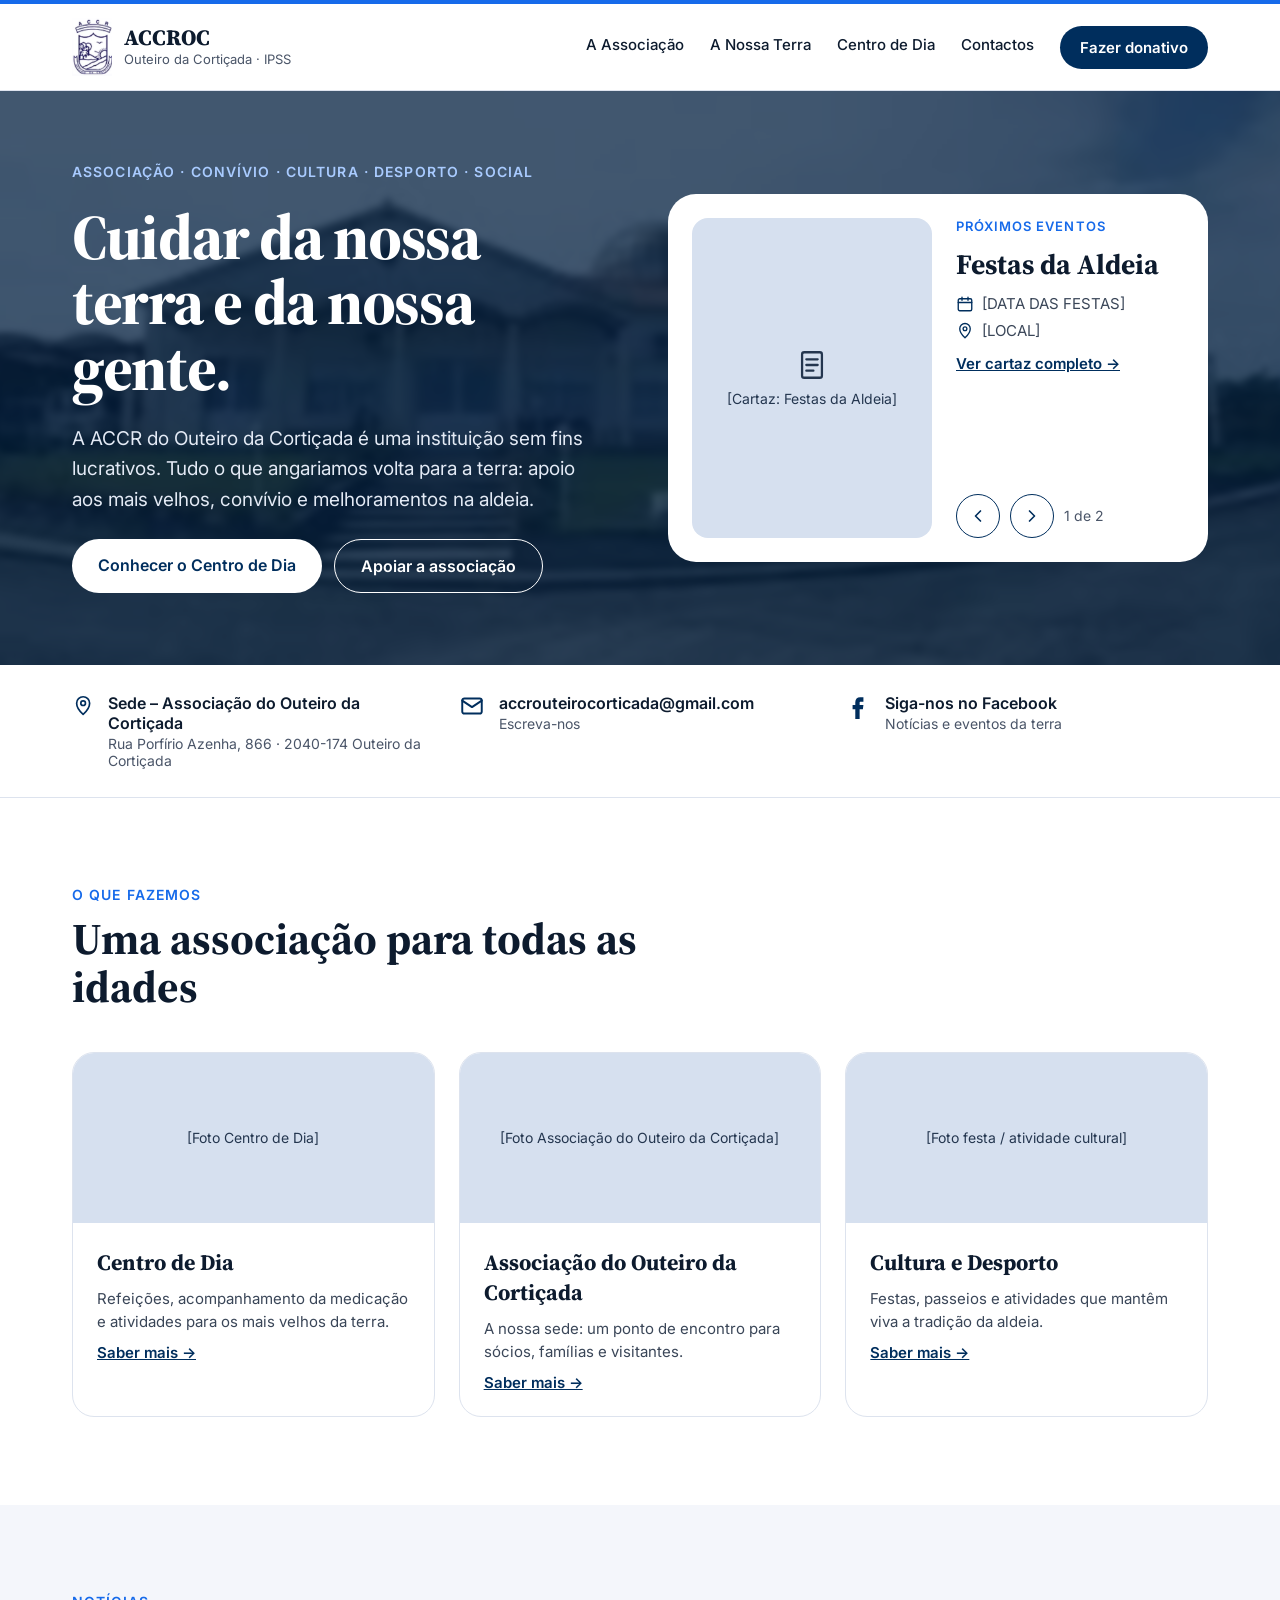
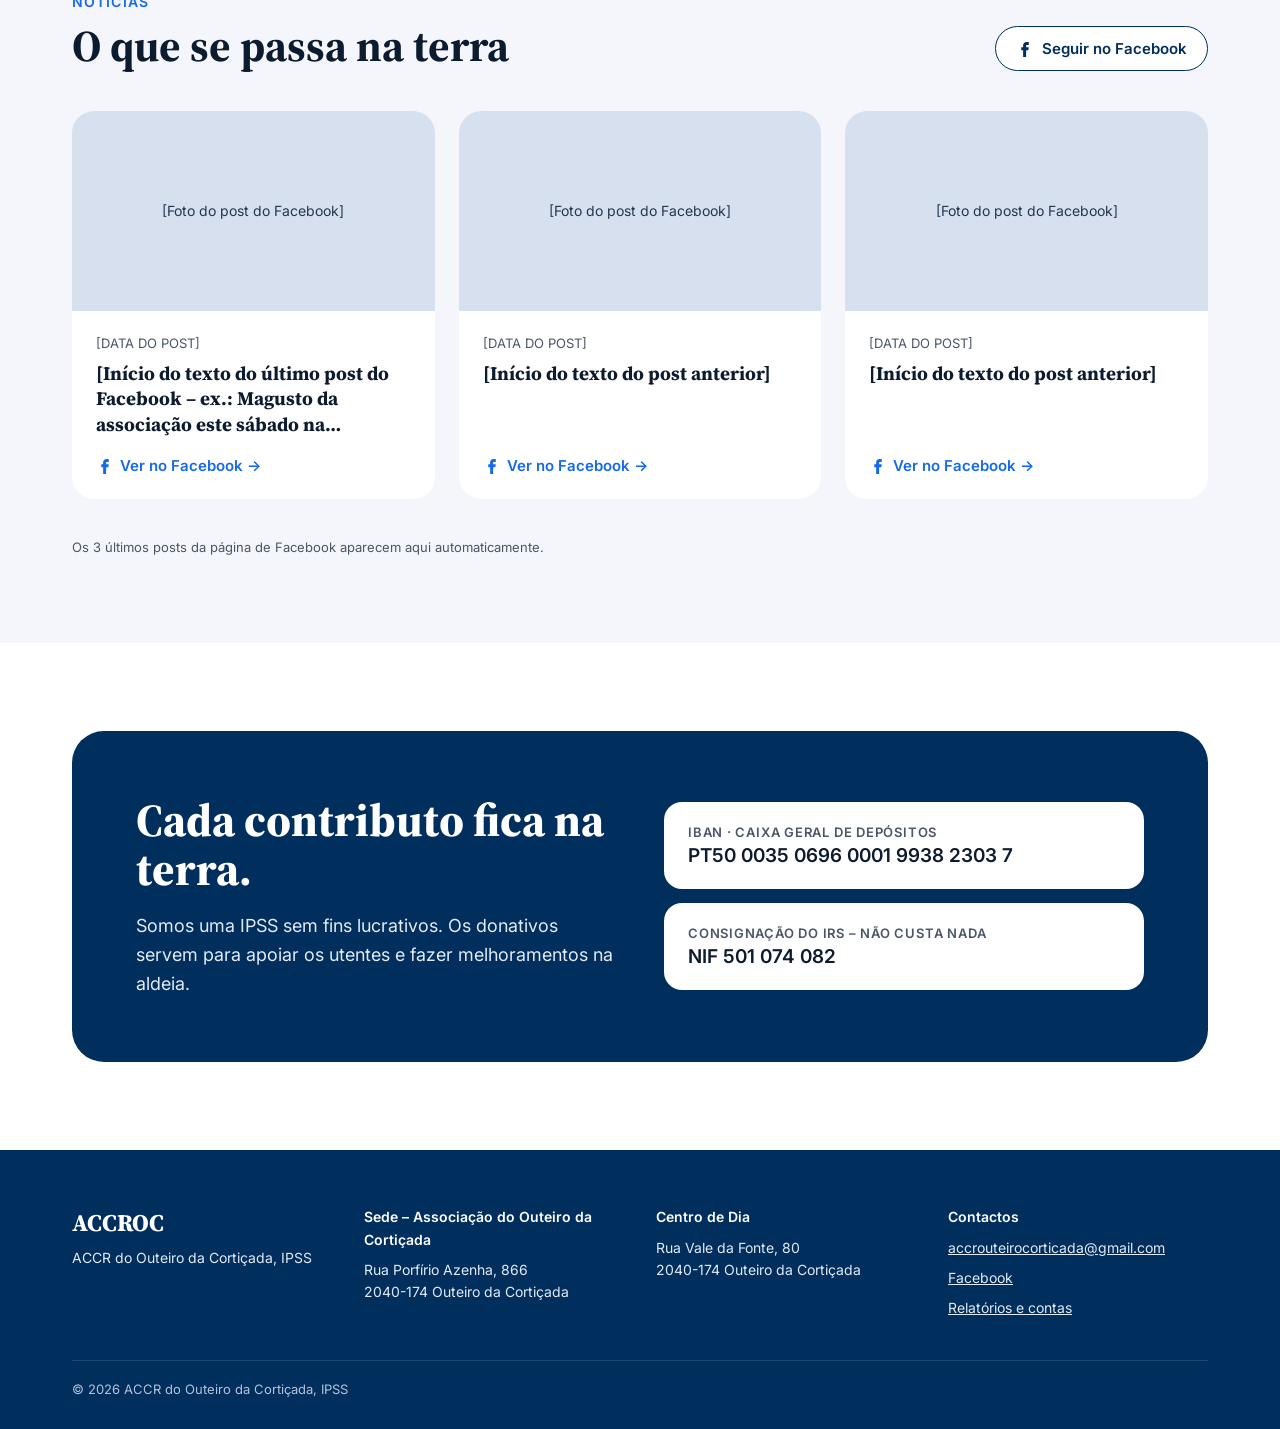
<file: index.html>
<!doctype html>
<html lang="pt">
<head>
<meta charset="utf-8">
<meta name="viewport" content="width=device-width, initial-scale=1">
<title>ACCROC – Associação do Outeiro da Cortiçada</title>
<meta name="description" content="Associação Centro de Convívio e Recreio do Outeiro da Cortiçada, IPSS – apoio social, convívio, cultura e desporto no Outeiro da Cortiçada (Rio Maior).">
<link rel="icon" href="assets/img/brasao.png">
<link rel="preconnect" href="https://fonts.googleapis.com">
<link rel="preconnect" href="https://fonts.gstatic.com" crossorigin>
<link href="https://fonts.googleapis.com/css2?family=Source+Serif+4:opsz,wght@8..60,600;8..60,700;8..60,800&family=Inter:wght@400;500;600&display=swap" rel="stylesheet">
<link rel="stylesheet" href="assets/css/site.css">
</head>
<body data-root="./">
<header class="site-header"><div class="in">
<a class="brand" href="./"><img src="assets/img/brasao.png" alt="Brasão da ACCR do Outeiro da Cortiçada"><span><b>ACCROC</b><small>Outeiro da Cortiçada · IPSS</small></span></a>
<button class="menubtn" aria-label="Abrir menu" aria-expanded="false"><svg aria-hidden="true" width="22" height="22" viewBox="0 0 24 24" fill="none" stroke="currentColor" stroke-width="2" stroke-linecap="round"><path d="M4 7h16M4 12h16M4 17h16"></path></svg></button>
<nav class="mainnav" aria-label="Menu principal"><a href="associacao/">A Associação</a><a href="a-nossa-terra/">A Nossa Terra</a><a href="centro-de-dia/">Centro de Dia</a><a href="contactos/">Contactos</a><a class="cta" href="associacao/#apoiar">Fazer donativo</a></nav>
</div></header>
<main>


<!-- Cabeçalho -->


<!-- Destaque -->
<section class="hero-bg">
<div style="position: relative; z-index: 1; max-width: 1200px; margin: 0 auto; padding: 72px 32px; display: grid; grid-template-columns: repeat(auto-fit, minmax(320px, 1fr)); gap: 56px; align-items: center">
<div style="display: flex; flex-direction: column; gap: 24px">
<span style="font-size: 14px; font-weight: 600; letter-spacing: 0.08em; text-transform: uppercase; color: #A9CBFF">Associação · Convívio · Cultura · Desporto · Social</span>
<h1 style="color: #FFFFFF; margin: 0; font-family: 'Source Serif 4', Georgia, serif; font-weight: 800; font-size: 64px; line-height: 1.02; letter-spacing: -0.02em">Cuidar da nossa terra e da nossa gente.</h1>
<p style="margin: 0; font-size: 19px; line-height: 1.6; color: #E3EAF5; max-width: 520px">A ACCR do Outeiro da Cortiçada é uma instituição sem fins lucrativos. Tudo o que angariamos volta para a terra: apoio aos mais velhos, convívio e melhoramentos na aldeia.</p>
<div style="display: flex; flex-wrap: wrap; gap: 12px">
<a href="centro-de-dia/" style="text-decoration: none; background: #FFFFFF; color: #002E5D; padding: 16px 26px; border-radius: 999px; font-weight: 600; font-size: 16px">Conhecer o Centro de Dia</a>
<a href="#donativos" style="text-decoration: none; background: transparent; color: #FFFFFF; padding: 16px 26px; border-radius: 999px; font-weight: 600; font-size: 16px; border: 1.5px solid #FFFFFF">Apoiar a associação</a>
</div>
</div>
<div style="background: #FFFFFF; color: #0D1B2E; border-radius: 28px; padding: 24px; display: flex; flex-wrap: wrap; gap: 24px; align-items: stretch">
<div data-ev-poster style="flex: 0 0 240px; height: 320px; border-radius: 16px; background: #D6E0EF; display: flex; flex-direction: column; align-items: center; justify-content: center; gap: 8px; padding: 16px; box-sizing: border-box; text-align: center; color: #24364F; font-size: 14px">
<svg aria-hidden="true" width="34" height="34" viewBox="0 0 24 24" fill="none" stroke="currentColor" stroke-width="1.6" stroke-linecap="round" stroke-linejoin="round"><rect x="5" y="3" width="14" height="18" rx="1.5"></rect><path d="M8 8h8M8 12h8M8 16h5"></path></svg>
<span>[Cartaz: <span data-ev="title">Festas da Aldeia</span>]</span>
</div>
<div style="flex: 1 1 200px; min-width: 0; display: flex; flex-direction: column; gap: 14px">
<span style="font-size: 13px; font-weight: 600; letter-spacing: 0.08em; text-transform: uppercase; color: #166AEA">Próximos eventos</span>
<h2 style="margin: 0; font-family: 'Source Serif 4', Georgia, serif; font-weight: 700; font-size: 28px; line-height: 1.15"><span data-ev="title">Festas da Aldeia</span></h2>
<div style="display: flex; flex-direction: column; gap: 8px; font-size: 15px; color: #3A4658">
<span style="display: flex; align-items: center; gap: 8px"><svg aria-hidden="true" width="18" height="18" viewBox="0 0 24 24" fill="none" stroke="#002E5D" stroke-width="1.8" stroke-linecap="round" stroke-linejoin="round"><rect x="3" y="5" width="18" height="16" rx="2"></rect><path d="M3 10h18M8 3v4M16 3v4"></path></svg><span data-ev="date">[DATA DAS FESTAS]</span></span>
<span style="display: flex; align-items: center; gap: 8px"><svg aria-hidden="true" width="18" height="18" viewBox="0 0 24 24" fill="none" stroke="#002E5D" stroke-width="1.8" stroke-linecap="round" stroke-linejoin="round"><path d="M12 21s-7-6.2-7-12a7 7 0 0114 0c0 5.8-7 12-7 12z"></path><circle cx="12" cy="9" r="2.5"></circle></svg><span data-ev="place">[LOCAL]</span></span>
</div>
<a data-ev-link href="https://www.facebook.com/accrouteirodacorticadaipss" target="_blank" rel="noopener" style="font-weight: 600; font-size: 15px; color: #002E5D">Ver cartaz completo →</a>
<div style="margin-top: auto; display: flex; align-items: center; gap: 10px">
<button type="button" aria-label="Evento anterior" data-evbtn="-1" style="width: 44px; height: 44px; border-radius: 999px; border: 1.5px solid #002E5D; background: #FFFFFF; color: #002E5D; display: flex; align-items: center; justify-content: center; cursor: pointer; padding: 0"><svg aria-hidden="true" width="20" height="20" viewBox="0 0 24 24" fill="none" stroke="currentColor" stroke-width="2" stroke-linecap="round" stroke-linejoin="round"><path d="M15 6l-6 6 6 6"></path></svg></button>
<button type="button" aria-label="Evento seguinte" data-evbtn="1" style="width: 44px; height: 44px; border-radius: 999px; border: 1.5px solid #002E5D; background: #FFFFFF; color: #002E5D; display: flex; align-items: center; justify-content: center; cursor: pointer; padding: 0"><svg aria-hidden="true" width="20" height="20" viewBox="0 0 24 24" fill="none" stroke="currentColor" stroke-width="2" stroke-linecap="round" stroke-linejoin="round"><path d="M9 6l6 6-6 6"></path></svg></button>
<span style="font-size: 14px; color: #4A5568"><span data-ev="counter">1 de 2</span></span>
</div>
</div>
</div>
</div>
</section>

<!-- Informação rápida (associação) -->
<section style="border-bottom: 1px solid #DDE3EE">
<div style="max-width: 1200px; margin: 0 auto; padding: 28px 32px; display: grid; grid-template-columns: repeat(auto-fit, minmax(240px, 1fr)); gap: 24px">
<div style="display: flex; gap: 14px; align-items: flex-start">
<svg aria-hidden="true" width="26" height="26" viewBox="0 0 24 24" fill="none" stroke="#002E5D" stroke-width="1.8" stroke-linecap="round" stroke-linejoin="round"><path d="M12 21s-7-6.2-7-12a7 7 0 0114 0c0 5.8-7 12-7 12z"></path><circle cx="12" cy="9" r="2.5"></circle></svg>
<div style="display: flex; flex-direction: column; gap: 2px"><span style="font-weight: 600">Sede – Associação do Outeiro da Cortiçada</span><span style="font-size: 14px; color: #4A5568">Rua Porfírio Azenha, 866 · 2040-174 Outeiro da Cortiçada</span></div>
</div>
<div style="display: flex; gap: 14px; align-items: flex-start">
<svg aria-hidden="true" width="26" height="26" viewBox="0 0 24 24" fill="none" stroke="#002E5D" stroke-width="1.8" stroke-linecap="round" stroke-linejoin="round"><rect x="3" y="5" width="18" height="14" rx="2"></rect><path d="M3 7l9 6 9-6"></path></svg>
<div style="display: flex; flex-direction: column; gap: 2px"><a href="mailto:accrouteirocorticada@gmail.com" style="font-weight: 600; text-decoration: none; color: #0D1B2E">accrouteirocorticada@gmail.com</a><span style="font-size: 14px; color: #4A5568">Escreva-nos</span></div>
</div>
<div style="display: flex; gap: 14px; align-items: flex-start">
<svg aria-hidden="true" width="26" height="26" viewBox="0 0 24 24" fill="#002E5D"><path d="M14 8h3V4h-3c-2.8 0-4.5 1.8-4.5 4.6V11H7v4h2.5v9h4v-9h3l.5-4h-3.5V8.8c0-.5.3-.8.5-.8z"></path></svg>
<div style="display: flex; flex-direction: column; gap: 2px"><a href="https://www.facebook.com/accrouteirodacorticadaipss" style="font-weight: 600; text-decoration: none; color: #0D1B2E">Siga-nos no Facebook</a><span style="font-size: 14px; color: #4A5568">Notícias e eventos da terra</span></div>
</div>
</div>
</section>

<!-- O que fazemos -->
<section>
<div style="max-width: 1200px; margin: 0 auto; padding: 88px 32px; display: flex; flex-direction: column; gap: 40px">
<div style="display: flex; flex-direction: column; gap: 12px; max-width: 640px">
<span style="font-size: 14px; font-weight: 600; letter-spacing: 0.08em; text-transform: uppercase; color: #166AEA">O que fazemos</span>
<h2 style="margin: 0; font-family: 'Source Serif 4', Georgia, serif; font-weight: 700; font-size: 44px; line-height: 1.1">Uma associação para todas as idades</h2>
</div>
<div style="display: grid; grid-template-columns: repeat(auto-fit, minmax(280px, 1fr)); gap: 24px">
<article style="border: 1px solid #DDE3EE; border-radius: 22px; overflow: hidden; display: flex; flex-direction: column">
<div style="height: 170px; background: #D6E0EF; display: flex; align-items: center; justify-content: center; font-size: 14px; color: #24364F">[Foto Centro de Dia]</div>
<div style="padding: 24px; display: flex; flex-direction: column; gap: 10px">
<h3 style="margin: 0; font-family: 'Source Serif 4', Georgia, serif; font-size: 22px">Centro de Dia</h3>
<p style="margin: 0; font-size: 15px; line-height: 1.55; color: #3A4658">Refeições, acompanhamento da medicação e atividades para os mais velhos da terra.</p>
<a href="centro-de-dia/" style="font-weight: 600; font-size: 15px">Saber mais →</a>
</div>
</article>
<article style="border: 1px solid #DDE3EE; border-radius: 22px; overflow: hidden; display: flex; flex-direction: column">
<div style="height: 170px; background: #D6E0EF; display: flex; align-items: center; justify-content: center; font-size: 14px; color: #24364F">[Foto Associação do Outeiro da Cortiçada]</div>
<div style="padding: 24px; display: flex; flex-direction: column; gap: 10px">
<h3 style="margin: 0; font-family: 'Source Serif 4', Georgia, serif; font-size: 22px">Associação do Outeiro da Cortiçada</h3>
<p style="margin: 0; font-size: 15px; line-height: 1.55; color: #3A4658">A nossa sede: um ponto de encontro para sócios, famílias e visitantes.</p>
<a href="associacao/" style="font-weight: 600; font-size: 15px">Saber mais →</a>
</div>
</article>
<article style="border: 1px solid #DDE3EE; border-radius: 22px; overflow: hidden; display: flex; flex-direction: column">
<div style="height: 170px; background: #D6E0EF; display: flex; align-items: center; justify-content: center; font-size: 14px; color: #24364F">[Foto festa / atividade cultural]</div>
<div style="padding: 24px; display: flex; flex-direction: column; gap: 10px">
<h3 style="margin: 0; font-family: 'Source Serif 4', Georgia, serif; font-size: 22px">Cultura e Desporto</h3>
<p style="margin: 0; font-size: 15px; line-height: 1.55; color: #3A4658">Festas, passeios e atividades que mantêm viva a tradição da aldeia.</p>
<a href="associacao/" style="font-weight: 600; font-size: 15px">Saber mais →</a>
</div>
</article>
</div>
</div>
</section>

<!-- Notícias (vindas automaticamente do Facebook) -->
<section style="background: #F4F6FB">
<div style="max-width: 1200px; margin: 0 auto; padding: 88px 32px; display: flex; flex-direction: column; gap: 40px">
<div style="display: flex; flex-wrap: wrap; justify-content: space-between; align-items: flex-end; gap: 16px">
<div style="display: flex; flex-direction: column; gap: 12px">
<span style="font-size: 14px; font-weight: 600; letter-spacing: 0.08em; text-transform: uppercase; color: #166AEA">Notícias</span>
<h2 style="margin: 0; font-family: 'Source Serif 4', Georgia, serif; font-weight: 700; font-size: 44px; line-height: 1.1">O que se passa na terra</h2>
</div>
<a href="https://www.facebook.com/accrouteirodacorticadaipss" target="_blank" rel="noopener" style="display: flex; align-items: center; gap: 8px; text-decoration: none; background: #FFFFFF; color: #002E5D; border: 1.5px solid #002E5D; padding: 12px 20px; border-radius: 999px; font-weight: 600; font-size: 15px"><svg aria-hidden="true" width="18" height="18" viewBox="0 0 24 24" fill="currentColor"><path d="M14 8h3V4h-3c-2.8 0-4.5 1.8-4.5 4.6V11H7v4h2.5v9h4v-9h3l.5-4h-3.5V8.8c0-.5.3-.8.5-.8z"></path></svg>Seguir no Facebook</a>
</div>
<div data-noticias style="display: grid; grid-template-columns: repeat(auto-fit, minmax(300px, 1fr)); gap: 24px">

<a href="https://www.facebook.com/accrouteirodacorticadaipss" target="_blank" rel="noopener" style="text-decoration: none; color: #0D1B2E; background: #FFFFFF; border-radius: 22px; overflow: hidden; display: flex; flex-direction: column">
<div style="height: 200px; background: #D6E0EF; display: flex; align-items: center; justify-content: center; font-size: 14px; color: #24364F">[Foto do post do Facebook]</div>
<div style="padding: 24px; display: flex; flex-direction: column; gap: 10px; flex-grow: 1">
<span style="font-size: 13px; color: #4A5568">[DATA DO POST]</span>
<p style="margin: 0; font-family: 'Source Serif 4', Georgia, serif; font-weight: 700; font-size: 19px; line-height: 1.35; display: -webkit-box; -webkit-line-clamp: 3; -webkit-box-orient: vertical; overflow: hidden">[Início do texto do último post do Facebook – ex.: Magusto da associação este sábado na Associação do Outeiro da Cortiçada…]</p>
<span style="margin-top: auto; padding-top: 8px; display: flex; align-items: center; gap: 6px; font-size: 15px; font-weight: 600; color: #166AEA"><svg aria-hidden="true" width="18" height="18" viewBox="0 0 24 24" fill="currentColor"><path d="M14 8h3V4h-3c-2.8 0-4.5 1.8-4.5 4.6V11H7v4h2.5v9h4v-9h3l.5-4h-3.5V8.8c0-.5.3-.8.5-.8z"></path></svg>Ver no Facebook →</span>
</div>
</a>

<a href="https://www.facebook.com/accrouteirodacorticadaipss" target="_blank" rel="noopener" style="text-decoration: none; color: #0D1B2E; background: #FFFFFF; border-radius: 22px; overflow: hidden; display: flex; flex-direction: column">
<div style="height: 200px; background: #D6E0EF; display: flex; align-items: center; justify-content: center; font-size: 14px; color: #24364F">[Foto do post do Facebook]</div>
<div style="padding: 24px; display: flex; flex-direction: column; gap: 10px; flex-grow: 1">
<span style="font-size: 13px; color: #4A5568">[DATA DO POST]</span>
<p style="margin: 0; font-family: 'Source Serif 4', Georgia, serif; font-weight: 700; font-size: 19px; line-height: 1.35; display: -webkit-box; -webkit-line-clamp: 3; -webkit-box-orient: vertical; overflow: hidden">[Início do texto do post anterior]</p>
<span style="margin-top: auto; padding-top: 8px; display: flex; align-items: center; gap: 6px; font-size: 15px; font-weight: 600; color: #166AEA"><svg aria-hidden="true" width="18" height="18" viewBox="0 0 24 24" fill="currentColor"><path d="M14 8h3V4h-3c-2.8 0-4.5 1.8-4.5 4.6V11H7v4h2.5v9h4v-9h3l.5-4h-3.5V8.8c0-.5.3-.8.5-.8z"></path></svg>Ver no Facebook →</span>
</div>
</a>

<a href="https://www.facebook.com/accrouteirodacorticadaipss" target="_blank" rel="noopener" style="text-decoration: none; color: #0D1B2E; background: #FFFFFF; border-radius: 22px; overflow: hidden; display: flex; flex-direction: column">
<div style="height: 200px; background: #D6E0EF; display: flex; align-items: center; justify-content: center; font-size: 14px; color: #24364F">[Foto do post do Facebook]</div>
<div style="padding: 24px; display: flex; flex-direction: column; gap: 10px; flex-grow: 1">
<span style="font-size: 13px; color: #4A5568">[DATA DO POST]</span>
<p style="margin: 0; font-family: 'Source Serif 4', Georgia, serif; font-weight: 700; font-size: 19px; line-height: 1.35; display: -webkit-box; -webkit-line-clamp: 3; -webkit-box-orient: vertical; overflow: hidden">[Início do texto do post anterior]</p>
<span style="margin-top: auto; padding-top: 8px; display: flex; align-items: center; gap: 6px; font-size: 15px; font-weight: 600; color: #166AEA"><svg aria-hidden="true" width="18" height="18" viewBox="0 0 24 24" fill="currentColor"><path d="M14 8h3V4h-3c-2.8 0-4.5 1.8-4.5 4.6V11H7v4h2.5v9h4v-9h3l.5-4h-3.5V8.8c0-.5.3-.8.5-.8z"></path></svg>Ver no Facebook →</span>
</div>
</a>

</div>
<p style="margin: 0; font-size: 13px; color: #4A5568">Os 3 últimos posts da página de Facebook aparecem aqui automaticamente.</p>
</div>
</section>

<!-- Donativos -->
<section id="donativos">
<div style="max-width: 1200px; margin: 0 auto; padding: 88px 32px">
<div style="background: #002E5D; color: #FFFFFF; border-radius: 32px; padding: 64px; display: grid; grid-template-columns: repeat(auto-fit, minmax(300px, 1fr)); gap: 48px; align-items: center">
<div style="display: flex; flex-direction: column; gap: 18px">
<h2 style="margin: 0; font-family: 'Source Serif 4', Georgia, serif; font-weight: 800; font-size: 46px; line-height: 1.08">Cada contributo fica na terra.</h2>
<p style="margin: 0; font-size: 18px; line-height: 1.6; color: #E3EAF5">Somos uma IPSS sem fins lucrativos. Os donativos servem para apoiar os utentes e fazer melhoramentos na aldeia.</p>
</div>
<div style="display: flex; flex-direction: column; gap: 14px">
<div style="background: #FFFFFF; color: #0D1B2E; border-radius: 18px; padding: 22px 24px; display: flex; flex-direction: column; gap: 4px">
<span style="font-size: 13px; font-weight: 600; color: #4A5568; text-transform: uppercase; letter-spacing: 0.06em">IBAN · Caixa Geral de Depósitos</span>
<span style="font-size: 19px; font-weight: 600">PT50 0035 0696 0001 9938 2303 7</span>
</div>
<div style="background: #FFFFFF; color: #0D1B2E; border-radius: 18px; padding: 22px 24px; display: flex; flex-direction: column; gap: 4px">
<span style="font-size: 13px; font-weight: 600; color: #4A5568; text-transform: uppercase; letter-spacing: 0.06em">Consignação do IRS – não custa nada</span>
<span style="font-size: 19px; font-weight: 600">NIF 501 074 082</span>
</div>
</div>
</div>
</div>
</section>

<!-- Rodapé -->
<footer style="background: #002E5D; color: #E3EAF5">
<div style="max-width: 1200px; margin: 0 auto; padding: 56px 32px 32px; display: flex; flex-direction: column; gap: 40px">
<div style="display: grid; grid-template-columns: repeat(auto-fit, minmax(220px, 1fr)); gap: 32px">
<div style="display: flex; flex-direction: column; gap: 8px">
<span style="font-family: 'Source Serif 4', Georgia, serif; font-weight: 800; font-size: 24px; color: #FFFFFF">ACCROC</span>
<span style="font-size: 14px; line-height: 1.6">ACCR do Outeiro da Cortiçada, IPSS</span>
</div>
<div style="display: flex; flex-direction: column; gap: 8px; font-size: 14px; line-height: 1.6">
<span style="font-weight: 600; color: #FFFFFF">Sede – Associação do Outeiro da Cortiçada</span>
<span>Rua Porfírio Azenha, 866<br>2040-174 Outeiro da Cortiçada</span>
</div>
<div style="display: flex; flex-direction: column; gap: 8px; font-size: 14px; line-height: 1.6">
<span style="font-weight: 600; color: #FFFFFF">Centro de Dia</span>
<span>Rua Vale da Fonte, 80<br>2040-174 Outeiro da Cortiçada</span>
</div>
<div style="display: flex; flex-direction: column; gap: 8px; font-size: 14px; line-height: 1.6">
<span style="font-weight: 600; color: #FFFFFF">Contactos</span>
<a href="mailto:accrouteirocorticada@gmail.com" style="color: #E3EAF5">accrouteirocorticada@gmail.com</a>
<a href="#" style="color: #E3EAF5">Facebook</a>
<a href="centro-de-dia/#documentacao" style="color: #E3EAF5">Relatórios e contas</a>
</div>
</div>
<div style="border-top: 1px solid #1E4675; padding-top: 20px; font-size: 13px; color: #B4C2D8">© 2026 ACCR do Outeiro da Cortiçada, IPSS</div>
</div>
</footer>


</main>
<script src="assets/js/site.js"></script>
</body>
</html>
</file>
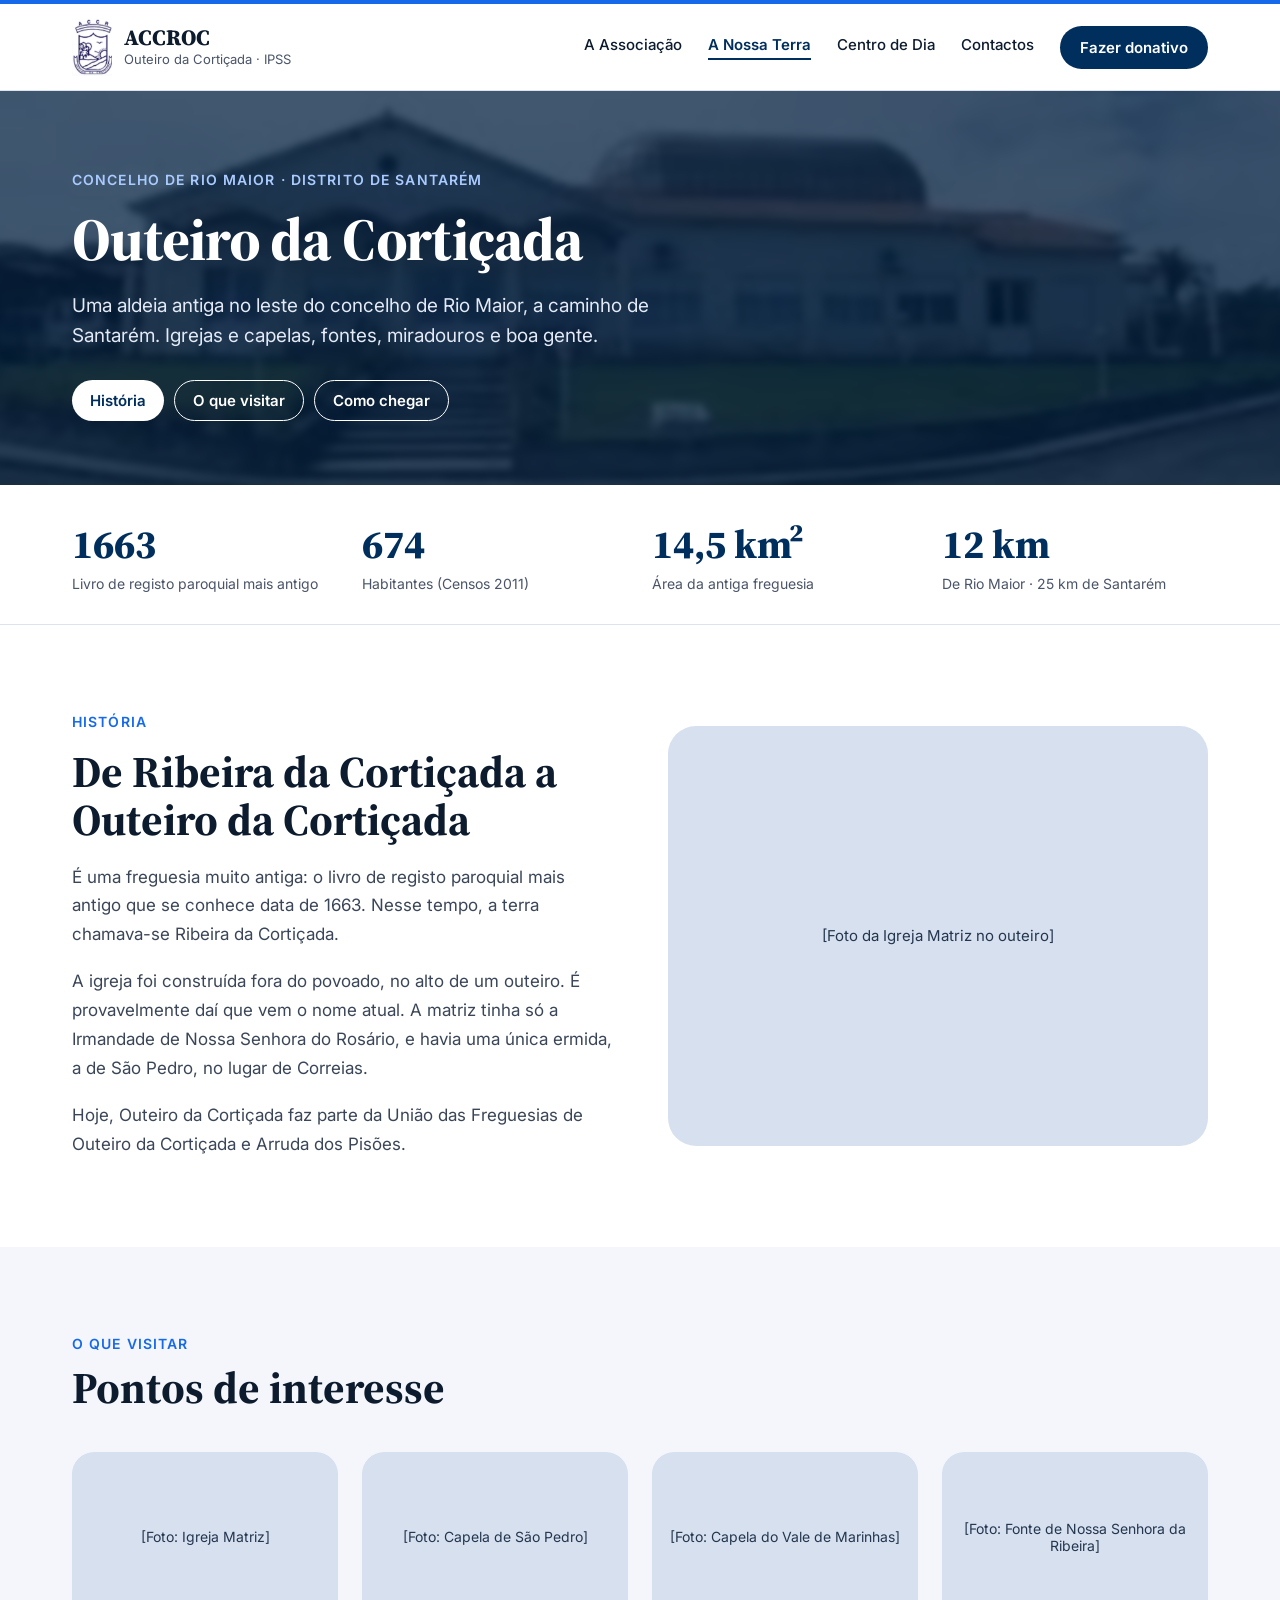
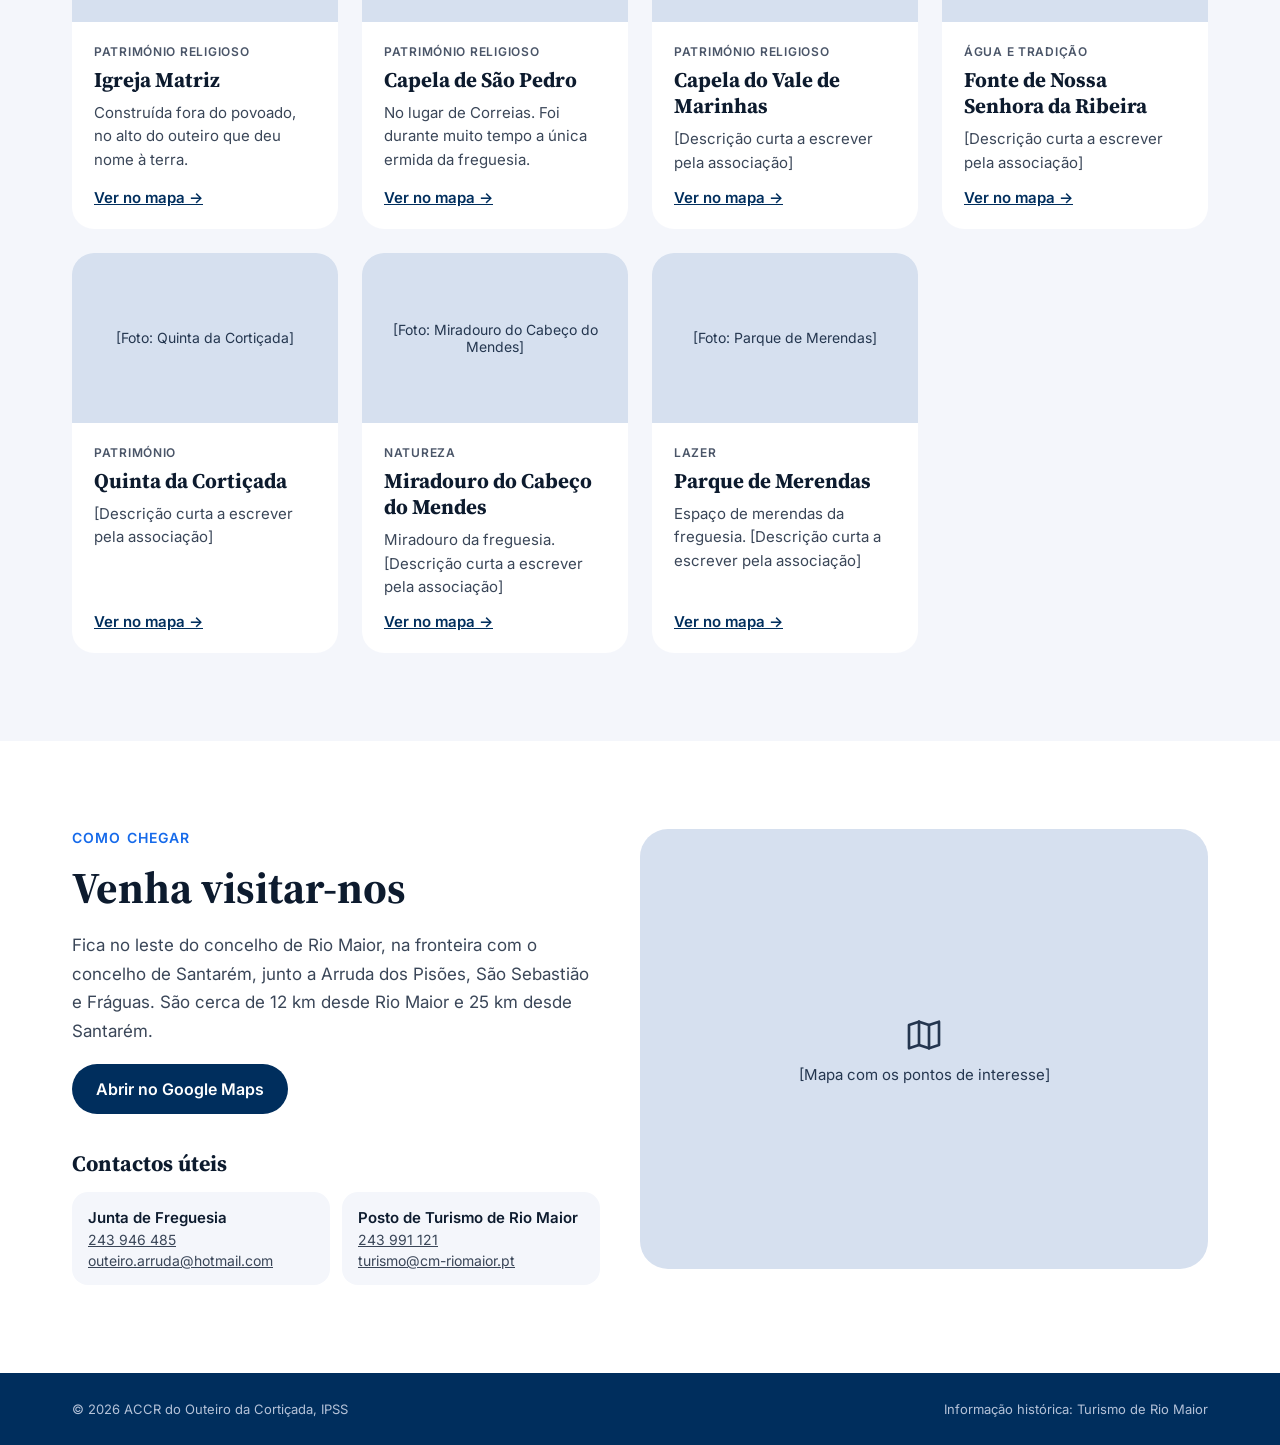
<file: a-nossa-terra/index.html>
<!doctype html>
<html lang="pt">
<head>
<meta charset="utf-8">
<meta name="viewport" content="width=device-width, initial-scale=1">
<title>A Nossa Terra – ACCROC</title>
<meta name="description" content="Outeiro da Cortiçada: história, pontos de interesse e como chegar.">
<link rel="icon" href="../assets/img/brasao.png">
<link rel="preconnect" href="https://fonts.googleapis.com">
<link rel="preconnect" href="https://fonts.gstatic.com" crossorigin>
<link href="https://fonts.googleapis.com/css2?family=Source+Serif+4:opsz,wght@8..60,600;8..60,700;8..60,800&family=Inter:wght@400;500;600&display=swap" rel="stylesheet">
<link rel="stylesheet" href="../assets/css/site.css">
</head>
<body data-root="../">
<header class="site-header"><div class="in">
<a class="brand" href="../"><img src="../assets/img/brasao.png" alt="Brasão da ACCR do Outeiro da Cortiçada"><span><b>ACCROC</b><small>Outeiro da Cortiçada · IPSS</small></span></a>
<button class="menubtn" aria-label="Abrir menu" aria-expanded="false"><svg aria-hidden="true" width="22" height="22" viewBox="0 0 24 24" fill="none" stroke="currentColor" stroke-width="2" stroke-linecap="round"><path d="M4 7h16M4 12h16M4 17h16"></path></svg></button>
<nav class="mainnav" aria-label="Menu principal"><a href="../associacao/">A Associação</a><a href="../a-nossa-terra/" class="active" aria-current="page">A Nossa Terra</a><a href="../centro-de-dia/">Centro de Dia</a><a href="../contactos/">Contactos</a><a class="cta" href="../associacao/#apoiar">Fazer donativo</a></nav>
</div></header>
<main>


<!-- Cabeçalho -->


<!-- Topo -->
<section class="hero-bg">
<div style="position: relative; z-index: 1; max-width: 1200px; margin: 0 auto; padding: 80px 32px 64px; display: flex; flex-direction: column; gap: 20px; color: #FFFFFF">
<span style="font-size: 14px; font-weight: 600; letter-spacing: 0.08em; text-transform: uppercase; color: #A9CBFF">Concelho de Rio Maior · Distrito de Santarém</span>
<h1 style="margin: 0; font-family: 'Source Serif 4', Georgia, serif; font-weight: 800; font-size: 60px; line-height: 1.05; letter-spacing: -0.02em">Outeiro da Cortiçada</h1>
<p style="margin: 0; font-size: 19px; line-height: 1.6; color: #E3EAF5; max-width: 620px">Uma aldeia antiga no leste do concelho de Rio Maior, a caminho de Santarém. Igrejas e capelas, fontes, miradouros e boa gente.</p>
<nav aria-label="Nesta página" style="display: flex; flex-wrap: wrap; gap: 10px; margin-top: 8px">
<a href="#historia" style="text-decoration: none; background: #FFFFFF; color: #002E5D; padding: 11px 18px; border-radius: 999px; font-weight: 600; font-size: 15px">História</a>
<a href="#visitar" style="text-decoration: none; color: #FFFFFF; border: 1.5px solid #FFFFFF; padding: 10px 18px; border-radius: 999px; font-weight: 600; font-size: 15px">O que visitar</a>
<a href="#chegar" style="text-decoration: none; color: #FFFFFF; border: 1.5px solid #FFFFFF; padding: 10px 18px; border-radius: 999px; font-weight: 600; font-size: 15px">Como chegar</a>
</nav>
</div>
</section>

<!-- Números -->
<section style="border-bottom: 1px solid #DDE3EE">
<div style="max-width: 1200px; margin: 0 auto; padding: 32px; display: grid; grid-template-columns: repeat(auto-fit, minmax(200px, 1fr)); gap: 24px">
<div style="display: flex; flex-direction: column; gap: 4px"><span style="font-family: 'Source Serif 4', Georgia, serif; font-weight: 800; font-size: 40px; color: #002E5D">1663</span><span style="font-size: 14px; color: #4A5568">Livro de registo paroquial mais antigo</span></div>
<div style="display: flex; flex-direction: column; gap: 4px"><span style="font-family: 'Source Serif 4', Georgia, serif; font-weight: 800; font-size: 40px; color: #002E5D">674</span><span style="font-size: 14px; color: #4A5568">Habitantes (Censos 2011)</span></div>
<div style="display: flex; flex-direction: column; gap: 4px"><span style="font-family: 'Source Serif 4', Georgia, serif; font-weight: 800; font-size: 40px; color: #002E5D">14,5 km²</span><span style="font-size: 14px; color: #4A5568">Área da antiga freguesia</span></div>
<div style="display: flex; flex-direction: column; gap: 4px"><span style="font-family: 'Source Serif 4', Georgia, serif; font-weight: 800; font-size: 40px; color: #002E5D">12 km</span><span style="font-size: 14px; color: #4A5568">De Rio Maior · 25 km de Santarém</span></div>
</div>
</section>

<!-- História -->
<section id="historia">
<div style="max-width: 1200px; margin: 0 auto; padding: 88px 32px; display: grid; grid-template-columns: repeat(auto-fit, minmax(320px, 1fr)); gap: 56px; align-items: center">
<div style="display: flex; flex-direction: column; gap: 18px">
<span style="font-size: 14px; font-weight: 600; letter-spacing: 0.08em; text-transform: uppercase; color: #166AEA">História</span>
<h2 style="margin: 0; font-family: 'Source Serif 4', Georgia, serif; font-weight: 700; font-size: 44px; line-height: 1.1">De Ribeira da Cortiçada a Outeiro da Cortiçada</h2>
<p style="margin: 0; font-size: 17px; line-height: 1.7; color: #3A4658">É uma freguesia muito antiga: o livro de registo paroquial mais antigo que se conhece data de 1663. Nesse tempo, a terra chamava-se Ribeira da Cortiçada.</p>
<p style="margin: 0; font-size: 17px; line-height: 1.7; color: #3A4658">A igreja foi construída fora do povoado, no alto de um outeiro. É provavelmente daí que vem o nome atual. A matriz tinha só a Irmandade de Nossa Senhora do Rosário, e havia uma única ermida, a de São Pedro, no lugar de Correias.</p>
<p style="margin: 0; font-size: 17px; line-height: 1.7; color: #3A4658">Hoje, Outeiro da Cortiçada faz parte da União das Freguesias de Outeiro da Cortiçada e Arruda dos Pisões.</p>
</div>
<div style="height: 420px; border-radius: 28px; background: #D6E0EF; display: flex; align-items: center; justify-content: center; font-size: 15px; color: #24364F">[Foto da Igreja Matriz no outeiro]</div>
</div>
</section>

<!-- O que visitar -->
<section id="visitar" style="background: #F4F6FB">
<div style="max-width: 1200px; margin: 0 auto; padding: 88px 32px; display: flex; flex-direction: column; gap: 40px">
<div style="display: flex; flex-direction: column; gap: 12px; max-width: 640px">
<span style="font-size: 14px; font-weight: 600; letter-spacing: 0.08em; text-transform: uppercase; color: #166AEA">O que visitar</span>
<h2 style="margin: 0; font-family: 'Source Serif 4', Georgia, serif; font-weight: 700; font-size: 44px; line-height: 1.1">Pontos de interesse</h2>
</div>
<div style="display: grid; grid-template-columns: repeat(auto-fit, minmax(260px, 1fr)); gap: 24px">

<article style="background: #FFFFFF; border-radius: 22px; overflow: hidden; display: flex; flex-direction: column">
<div style="height: 170px; background: #D6E0EF; display: flex; align-items: center; justify-content: center; font-size: 14px; color: #24364F; text-align: center; padding: 0 16px"><span>[Foto: Igreja Matriz]</span></div>
<div style="padding: 22px; display: flex; flex-direction: column; gap: 8px; flex-grow: 1">
<span style="font-size: 12px; font-weight: 600; letter-spacing: 0.06em; text-transform: uppercase; color: #4A5568">Património religioso</span>
<h3 style="margin: 0; font-family: 'Source Serif 4', Georgia, serif; font-size: 21px; line-height: 1.25">Igreja Matriz</h3>
<p style="margin: 0; font-size: 15px; line-height: 1.55; color: #3A4658">Construída fora do povoado, no alto do outeiro que deu nome à terra.</p>
<a href="https://www.google.com/maps/search/Igreja%20Matriz%2C%20Outeiro%20da%20Corti%C3%A7ada%2C%20Rio%20Maior" target="_blank" rel="noopener" style="margin-top: auto; padding-top: 6px; font-weight: 600; font-size: 15px">Ver no mapa →</a>
</div>
</article>

<article style="background: #FFFFFF; border-radius: 22px; overflow: hidden; display: flex; flex-direction: column">
<div style="height: 170px; background: #D6E0EF; display: flex; align-items: center; justify-content: center; font-size: 14px; color: #24364F; text-align: center; padding: 0 16px"><span>[Foto: Capela de São Pedro]</span></div>
<div style="padding: 22px; display: flex; flex-direction: column; gap: 8px; flex-grow: 1">
<span style="font-size: 12px; font-weight: 600; letter-spacing: 0.06em; text-transform: uppercase; color: #4A5568">Património religioso</span>
<h3 style="margin: 0; font-family: 'Source Serif 4', Georgia, serif; font-size: 21px; line-height: 1.25">Capela de São Pedro</h3>
<p style="margin: 0; font-size: 15px; line-height: 1.55; color: #3A4658">No lugar de Correias. Foi durante muito tempo a única ermida da freguesia.</p>
<a href="https://www.google.com/maps/search/Capela%20de%20S%C3%A3o%20Pedro%2C%20Correias%2C%20Outeiro%20da%20Corti%C3%A7ada%2C%20Rio%20Maior" target="_blank" rel="noopener" style="margin-top: auto; padding-top: 6px; font-weight: 600; font-size: 15px">Ver no mapa →</a>
</div>
</article>

<article style="background: #FFFFFF; border-radius: 22px; overflow: hidden; display: flex; flex-direction: column">
<div style="height: 170px; background: #D6E0EF; display: flex; align-items: center; justify-content: center; font-size: 14px; color: #24364F; text-align: center; padding: 0 16px"><span>[Foto: Capela do Vale de Marinhas]</span></div>
<div style="padding: 22px; display: flex; flex-direction: column; gap: 8px; flex-grow: 1">
<span style="font-size: 12px; font-weight: 600; letter-spacing: 0.06em; text-transform: uppercase; color: #4A5568">Património religioso</span>
<h3 style="margin: 0; font-family: 'Source Serif 4', Georgia, serif; font-size: 21px; line-height: 1.25">Capela do Vale de Marinhas</h3>
<p style="margin: 0; font-size: 15px; line-height: 1.55; color: #3A4658">[Descrição curta a escrever pela associação]</p>
<a href="https://www.google.com/maps/search/Capela%20Vale%20de%20Marinhas%2C%20Outeiro%20da%20Corti%C3%A7ada%2C%20Rio%20Maior" target="_blank" rel="noopener" style="margin-top: auto; padding-top: 6px; font-weight: 600; font-size: 15px">Ver no mapa →</a>
</div>
</article>

<article style="background: #FFFFFF; border-radius: 22px; overflow: hidden; display: flex; flex-direction: column">
<div style="height: 170px; background: #D6E0EF; display: flex; align-items: center; justify-content: center; font-size: 14px; color: #24364F; text-align: center; padding: 0 16px"><span>[Foto: Fonte de Nossa Senhora da Ribeira]</span></div>
<div style="padding: 22px; display: flex; flex-direction: column; gap: 8px; flex-grow: 1">
<span style="font-size: 12px; font-weight: 600; letter-spacing: 0.06em; text-transform: uppercase; color: #4A5568">Água e tradição</span>
<h3 style="margin: 0; font-family: 'Source Serif 4', Georgia, serif; font-size: 21px; line-height: 1.25">Fonte de Nossa Senhora da Ribeira</h3>
<p style="margin: 0; font-size: 15px; line-height: 1.55; color: #3A4658">[Descrição curta a escrever pela associação]</p>
<a href="https://www.google.com/maps/search/Fonte%20de%20Nossa%20Senhora%20da%20Ribeira%2C%20Outeiro%20da%20Corti%C3%A7ada%2C%20Rio%20Maior" target="_blank" rel="noopener" style="margin-top: auto; padding-top: 6px; font-weight: 600; font-size: 15px">Ver no mapa →</a>
</div>
</article>

<article style="background: #FFFFFF; border-radius: 22px; overflow: hidden; display: flex; flex-direction: column">
<div style="height: 170px; background: #D6E0EF; display: flex; align-items: center; justify-content: center; font-size: 14px; color: #24364F; text-align: center; padding: 0 16px"><span>[Foto: Quinta da Cortiçada]</span></div>
<div style="padding: 22px; display: flex; flex-direction: column; gap: 8px; flex-grow: 1">
<span style="font-size: 12px; font-weight: 600; letter-spacing: 0.06em; text-transform: uppercase; color: #4A5568">Património</span>
<h3 style="margin: 0; font-family: 'Source Serif 4', Georgia, serif; font-size: 21px; line-height: 1.25">Quinta da Cortiçada</h3>
<p style="margin: 0; font-size: 15px; line-height: 1.55; color: #3A4658">[Descrição curta a escrever pela associação]</p>
<a href="https://www.google.com/maps/search/Quinta%20da%20Corti%C3%A7ada%2C%20Outeiro%20da%20Corti%C3%A7ada%2C%20Rio%20Maior" target="_blank" rel="noopener" style="margin-top: auto; padding-top: 6px; font-weight: 600; font-size: 15px">Ver no mapa →</a>
</div>
</article>

<article style="background: #FFFFFF; border-radius: 22px; overflow: hidden; display: flex; flex-direction: column">
<div style="height: 170px; background: #D6E0EF; display: flex; align-items: center; justify-content: center; font-size: 14px; color: #24364F; text-align: center; padding: 0 16px"><span>[Foto: Miradouro do Cabeço do Mendes]</span></div>
<div style="padding: 22px; display: flex; flex-direction: column; gap: 8px; flex-grow: 1">
<span style="font-size: 12px; font-weight: 600; letter-spacing: 0.06em; text-transform: uppercase; color: #4A5568">Natureza</span>
<h3 style="margin: 0; font-family: 'Source Serif 4', Georgia, serif; font-size: 21px; line-height: 1.25">Miradouro do Cabeço do Mendes</h3>
<p style="margin: 0; font-size: 15px; line-height: 1.55; color: #3A4658">Miradouro da freguesia. [Descrição curta a escrever pela associação]</p>
<a href="https://www.google.com/maps/search/Miradouro%20Cabe%C3%A7o%20do%20Mendes%2C%20Outeiro%20da%20Corti%C3%A7ada%2C%20Rio%20Maior" target="_blank" rel="noopener" style="margin-top: auto; padding-top: 6px; font-weight: 600; font-size: 15px">Ver no mapa →</a>
</div>
</article>

<article style="background: #FFFFFF; border-radius: 22px; overflow: hidden; display: flex; flex-direction: column">
<div style="height: 170px; background: #D6E0EF; display: flex; align-items: center; justify-content: center; font-size: 14px; color: #24364F; text-align: center; padding: 0 16px"><span>[Foto: Parque de Merendas]</span></div>
<div style="padding: 22px; display: flex; flex-direction: column; gap: 8px; flex-grow: 1">
<span style="font-size: 12px; font-weight: 600; letter-spacing: 0.06em; text-transform: uppercase; color: #4A5568">Lazer</span>
<h3 style="margin: 0; font-family: 'Source Serif 4', Georgia, serif; font-size: 21px; line-height: 1.25">Parque de Merendas</h3>
<p style="margin: 0; font-size: 15px; line-height: 1.55; color: #3A4658">Espaço de merendas da freguesia. [Descrição curta a escrever pela associação]</p>
<a href="https://www.google.com/maps/search/Parque%20de%20Merendas%2C%20Outeiro%20da%20Corti%C3%A7ada%2C%20Rio%20Maior" target="_blank" rel="noopener" style="margin-top: auto; padding-top: 6px; font-weight: 600; font-size: 15px">Ver no mapa →</a>
</div>
</article>

</div>
</div>
</section>

<!-- Como chegar -->
<section id="chegar">
<div style="max-width: 1200px; margin: 0 auto; padding: 88px 32px; display: flex; flex-wrap: wrap; gap: 40px; align-items: flex-start">
<div style="flex: 1 1 380px; min-width: 0; display: flex; flex-direction: column; gap: 18px">
<span style="font-size: 14px; font-weight: 600; letter-spacing: 0.08em; text-transform: uppercase; color: #166AEA">Como chegar</span>
<h2 style="margin: 0; font-family: 'Source Serif 4', Georgia, serif; font-weight: 700; font-size: 44px; line-height: 1.1">Venha visitar-nos</h2>
<p style="margin: 0; font-size: 17px; line-height: 1.7; color: #3A4658">Fica no leste do concelho de Rio Maior, na fronteira com o concelho de Santarém, junto a Arruda dos Pisões, São Sebastião e Fráguas. São cerca de 12 km desde Rio Maior e 25 km desde Santarém.</p>
<a href="https://www.google.com/maps?q=39.3166226,-8.8434543" target="_blank" rel="noopener" style="align-self: flex-start; text-decoration: none; background: #002E5D; color: #FFFFFF; padding: 15px 24px; border-radius: 999px; font-weight: 600">Abrir no Google Maps</a>
<div style="margin-top: 16px; display: flex; flex-direction: column; gap: 14px">
<h3 style="margin: 0; font-family: 'Source Serif 4', Georgia, serif; font-size: 22px">Contactos úteis</h3>
<div style="display: grid; grid-template-columns: repeat(auto-fit, minmax(220px, 1fr)); gap: 12px">
<div style="background: #F4F6FB; border-radius: 16px; padding: 16px; display: flex; flex-direction: column; gap: 4px; font-size: 14px"><span style="font-weight: 600; font-size: 15px">Junta de Freguesia</span><a href="tel:243946485" style="color: #3A4658">243 946 485</a><a href="mailto:outeiro.arruda@hotmail.com" style="color: #3A4658">outeiro.arruda@hotmail.com</a></div>
<div style="background: #F4F6FB; border-radius: 16px; padding: 16px; display: flex; flex-direction: column; gap: 4px; font-size: 14px"><span style="font-weight: 600; font-size: 15px">Posto de Turismo de Rio Maior</span><a href="tel:243991121" style="color: #3A4658">243 991 121</a><a href="mailto:turismo@cm-riomaior.pt" style="color: #3A4658">turismo@cm-riomaior.pt</a></div>
</div>
</div>
</div>
<div style="flex: 1 1 420px; min-width: 0; height: 440px; border-radius: 28px; background: #D6E0EF; display: flex; flex-direction: column; align-items: center; justify-content: center; gap: 10px; color: #24364F">
<svg aria-hidden="true" width="40" height="40" viewBox="0 0 24 24" fill="none" stroke="currentColor" stroke-width="1.6" stroke-linecap="round" stroke-linejoin="round"><path d="M9 4L3 6v14l6-2 6 2 6-2V4l-6 2-6-2z"></path><path d="M9 4v14M15 6v14"></path></svg>
<span style="font-size: 15px">[Mapa com os pontos de interesse]</span>
</div>
</div>
</section>

<!-- Rodapé -->
<footer style="background: #002E5D; color: #B4C2D8">
<div style="max-width: 1200px; margin: 0 auto; padding: 28px 32px; display: flex; flex-wrap: wrap; justify-content: space-between; gap: 12px; font-size: 13px">
<span>© 2026 ACCR do Outeiro da Cortiçada, IPSS</span>
<span>Informação histórica: Turismo de Rio Maior</span>
</div>
</footer>


</main>
<script src="../assets/js/site.js"></script>
</body>
</html>
</file>
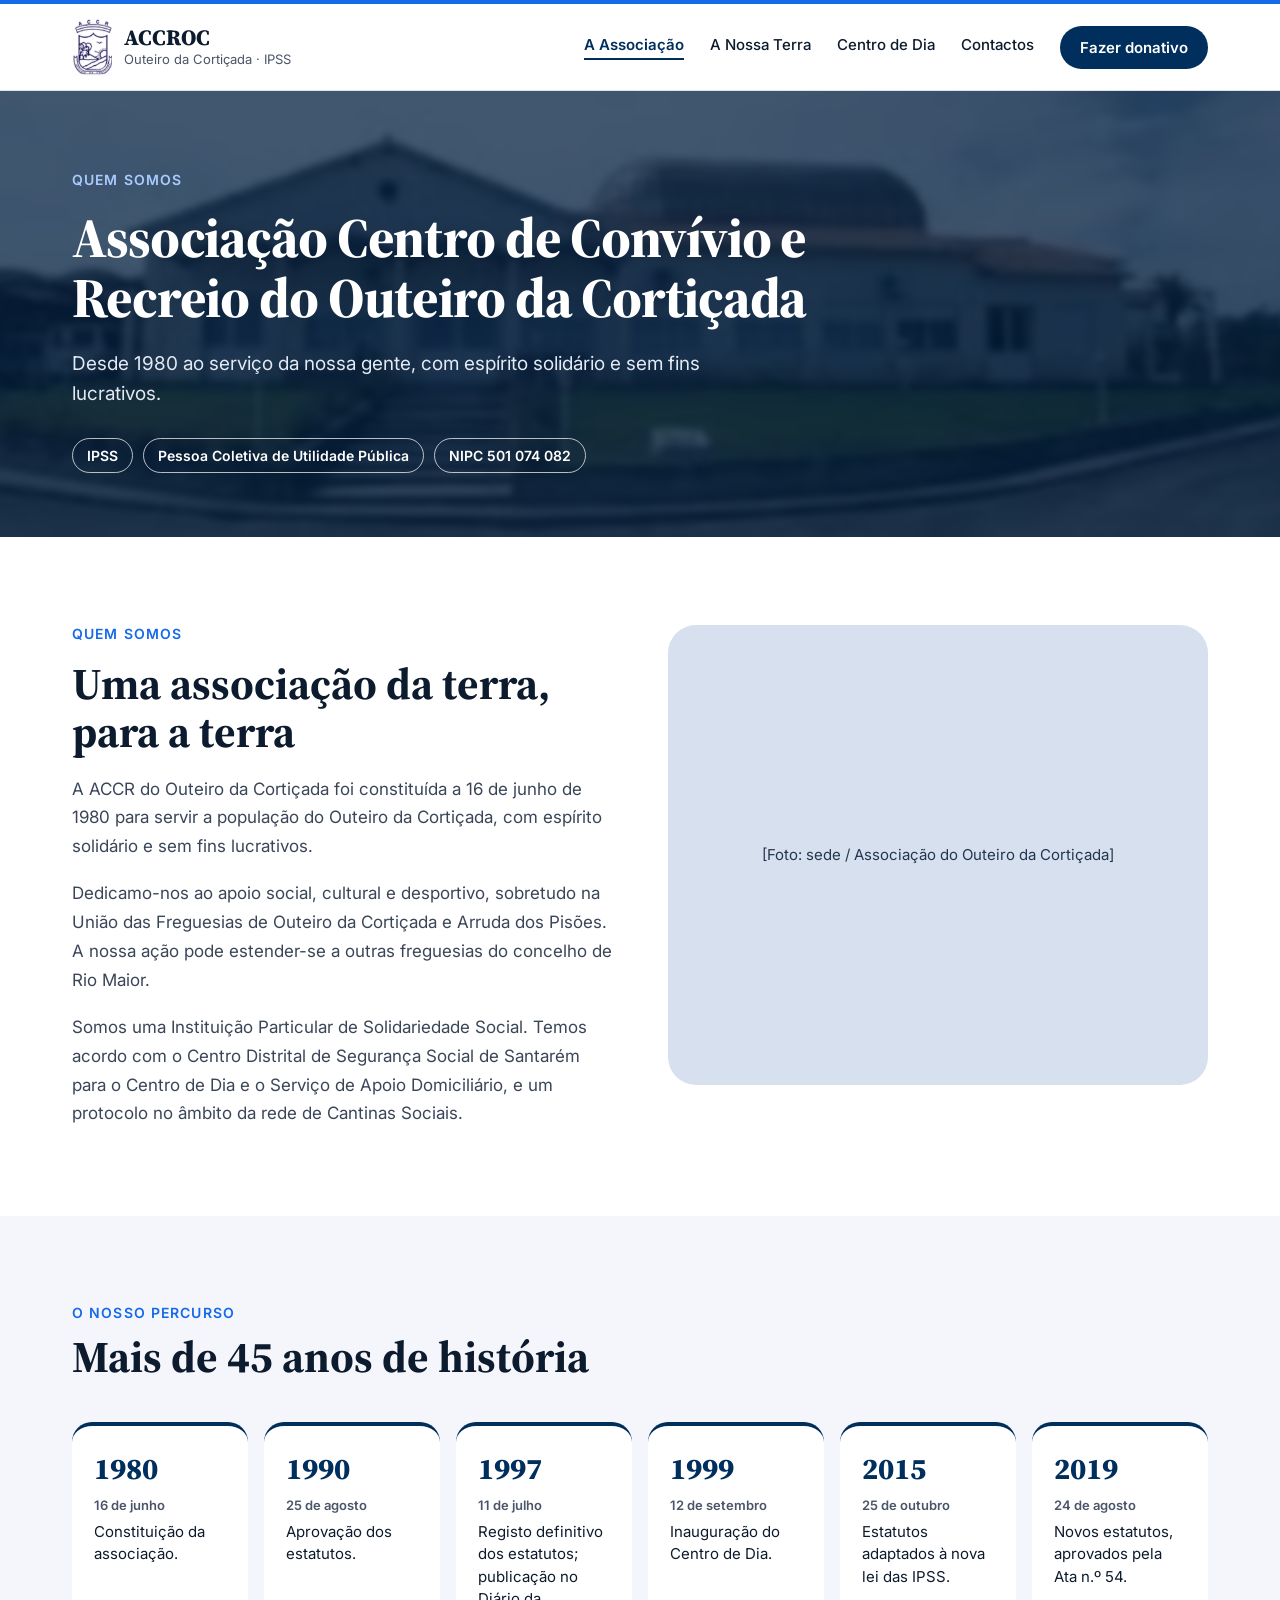
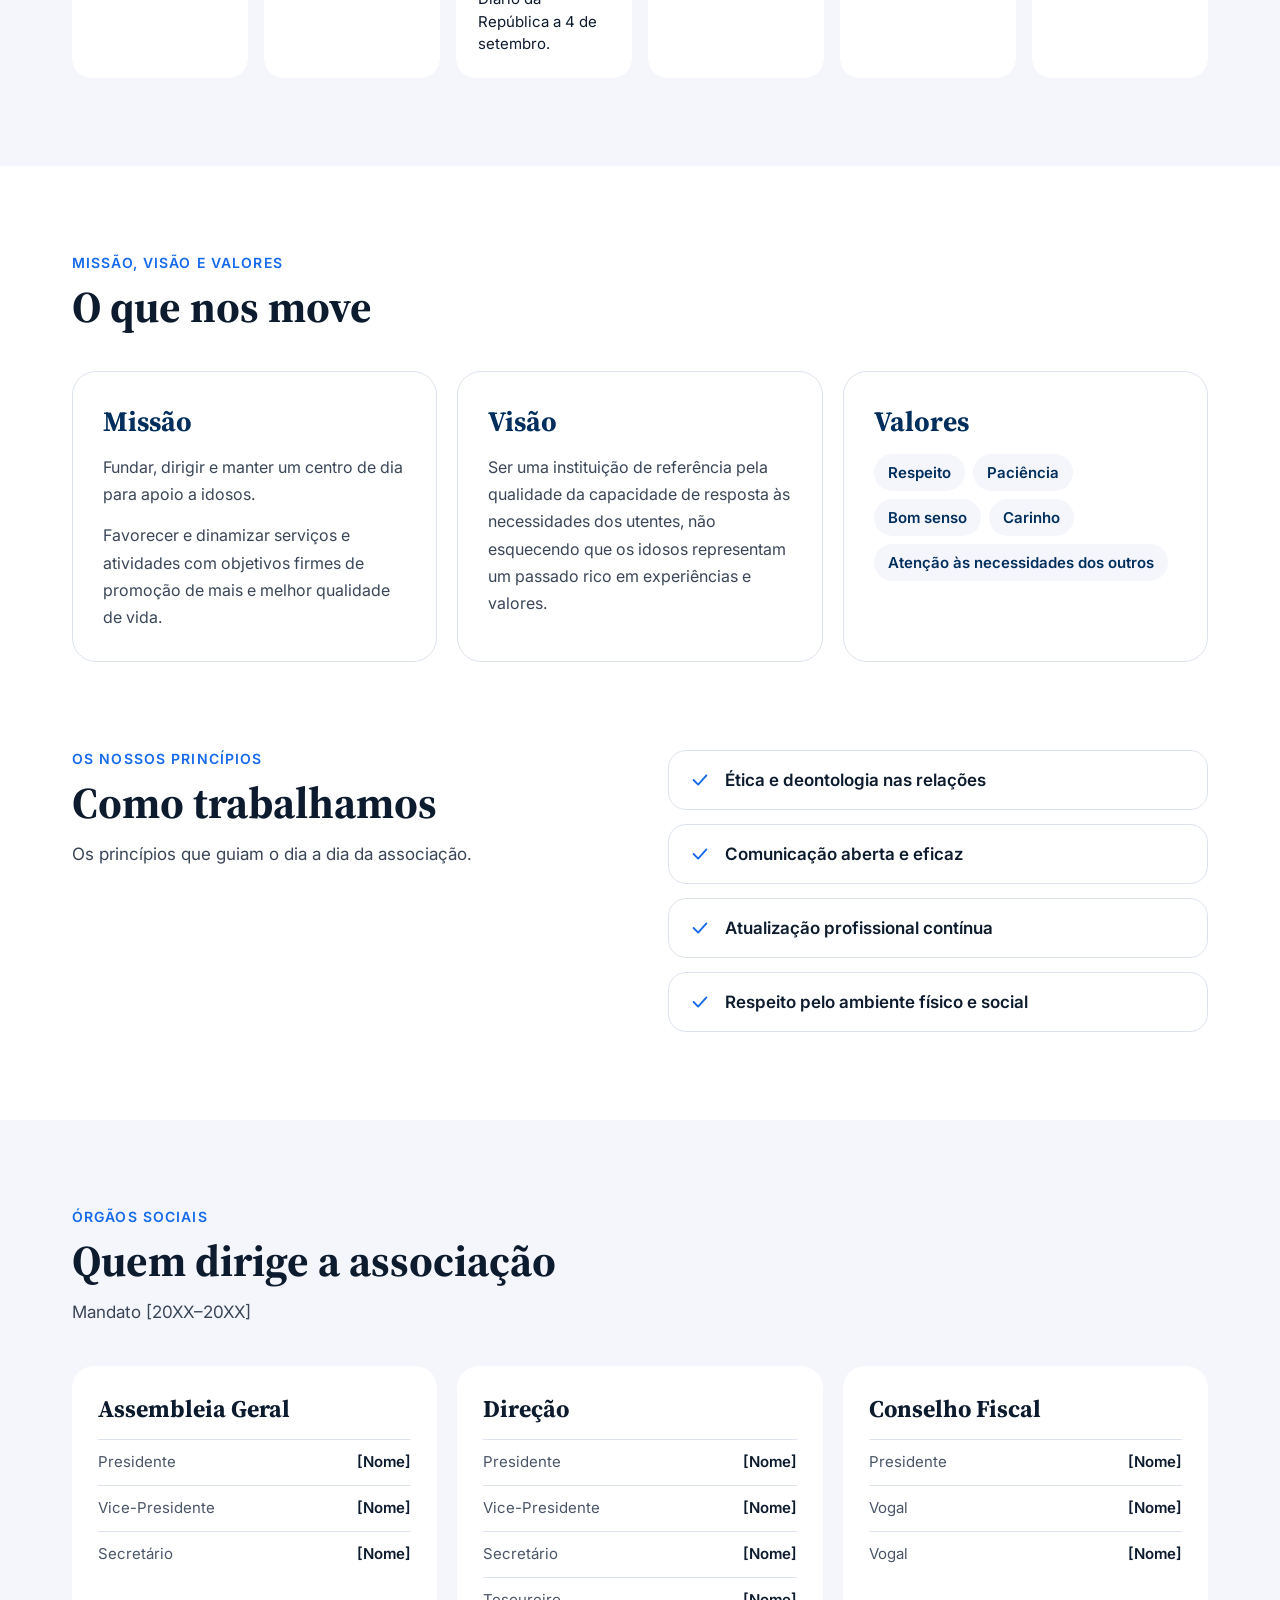
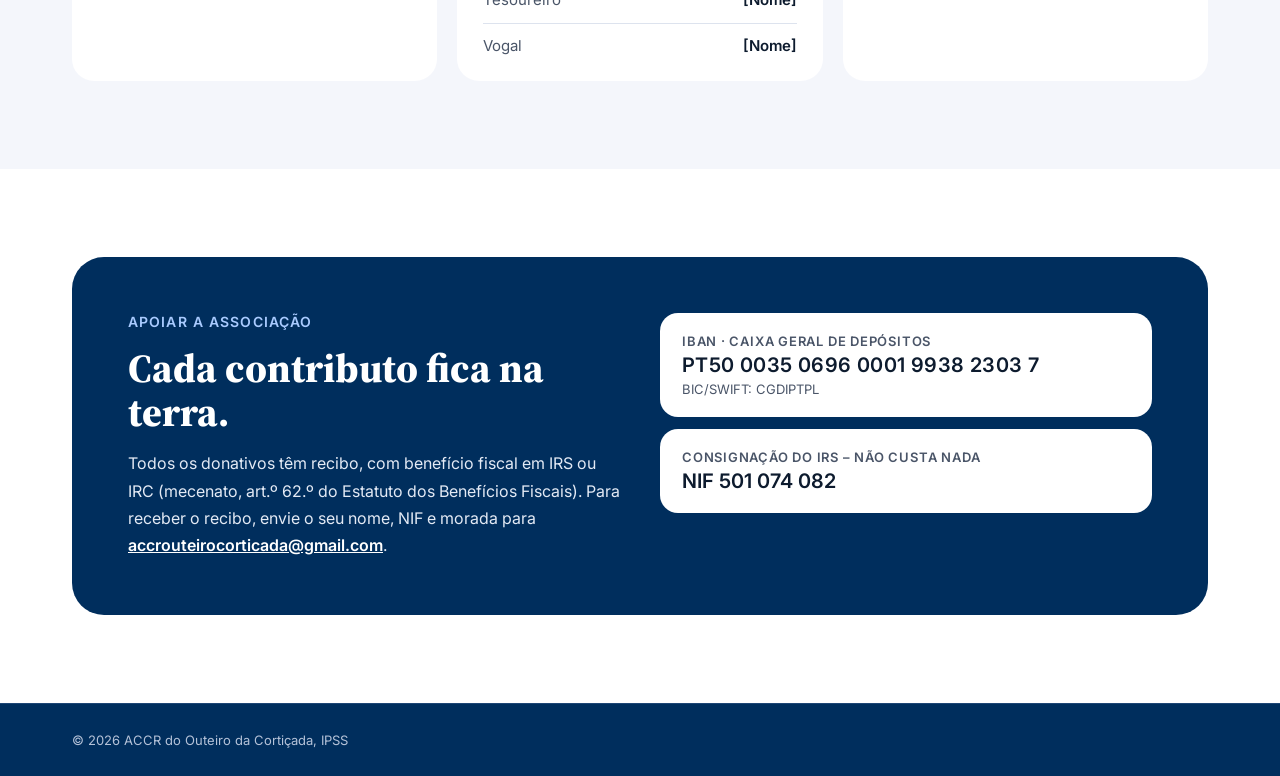
<file: associacao/index.html>
<!doctype html>
<html lang="pt">
<head>
<meta charset="utf-8">
<meta name="viewport" content="width=device-width, initial-scale=1">
<title>A Associação – ACCROC</title>
<meta name="description" content="Quem somos, o nosso percurso desde 1980, missão, visão, valores e órgãos sociais da ACCROC.">
<link rel="icon" href="../assets/img/brasao.png">
<link rel="preconnect" href="https://fonts.googleapis.com">
<link rel="preconnect" href="https://fonts.gstatic.com" crossorigin>
<link href="https://fonts.googleapis.com/css2?family=Source+Serif+4:opsz,wght@8..60,600;8..60,700;8..60,800&family=Inter:wght@400;500;600&display=swap" rel="stylesheet">
<link rel="stylesheet" href="../assets/css/site.css">
</head>
<body data-root="../">
<header class="site-header"><div class="in">
<a class="brand" href="../"><img src="../assets/img/brasao.png" alt="Brasão da ACCR do Outeiro da Cortiçada"><span><b>ACCROC</b><small>Outeiro da Cortiçada · IPSS</small></span></a>
<button class="menubtn" aria-label="Abrir menu" aria-expanded="false"><svg aria-hidden="true" width="22" height="22" viewBox="0 0 24 24" fill="none" stroke="currentColor" stroke-width="2" stroke-linecap="round"><path d="M4 7h16M4 12h16M4 17h16"></path></svg></button>
<nav class="mainnav" aria-label="Menu principal"><a href="../associacao/" class="active" aria-current="page">A Associação</a><a href="../a-nossa-terra/">A Nossa Terra</a><a href="../centro-de-dia/">Centro de Dia</a><a href="../contactos/">Contactos</a><a class="cta" href="#apoiar">Fazer donativo</a></nav>
</div></header>
<main>


<!-- Cabeçalho -->


<!-- Topo -->
<section class="hero-bg">
<div style="position: relative; z-index: 1; max-width: 1200px; margin: 0 auto; padding: 80px 32px 64px; display: flex; flex-direction: column; gap: 20px; color: #FFFFFF">
<span style="font-size: 14px; font-weight: 600; letter-spacing: 0.08em; text-transform: uppercase; color: #A9CBFF">Quem somos</span>
<h1 style="margin: 0; font-family: 'Source Serif 4', Georgia, serif; font-weight: 800; font-size: 56px; line-height: 1.08; letter-spacing: -0.02em; max-width: 900px">Associação Centro de Convívio e Recreio do Outeiro da Cortiçada</h1>
<p style="margin: 0; font-size: 19px; line-height: 1.6; color: #E3EAF5; max-width: 640px">Desde 1980 ao serviço da nossa gente, com espírito solidário e sem fins lucrativos.</p>
<div style="display: flex; flex-wrap: wrap; gap: 10px; margin-top: 8px">
<span style="border: 1.5px solid rgba(255,255,255,0.7); padding: 8px 14px; border-radius: 999px; font-size: 14px; font-weight: 600">IPSS</span>
<span style="border: 1.5px solid rgba(255,255,255,0.7); padding: 8px 14px; border-radius: 999px; font-size: 14px; font-weight: 600">Pessoa Coletiva de Utilidade Pública</span>
<span style="border: 1.5px solid rgba(255,255,255,0.7); padding: 8px 14px; border-radius: 999px; font-size: 14px; font-weight: 600">NIPC 501 074 082</span>
</div>
</div>
</section>

<!-- Quem somos -->
<section>
<div style="max-width: 1200px; margin: 0 auto; padding: 88px 32px; display: grid; grid-template-columns: repeat(auto-fit, minmax(320px, 1fr)); gap: 56px; align-items: start">
<div style="display: flex; flex-direction: column; gap: 18px">
<span style="font-size: 14px; font-weight: 600; letter-spacing: 0.08em; text-transform: uppercase; color: #166AEA">Quem somos</span>
<h2 style="margin: 0; font-family: 'Source Serif 4', Georgia, serif; font-weight: 700; font-size: 44px; line-height: 1.1">Uma associação da terra, para a terra</h2>
<p style="margin: 0; font-size: 17px; line-height: 1.7; color: #3A4658">A ACCR do Outeiro da Cortiçada foi constituída a 16 de junho de 1980 para servir a população do Outeiro da Cortiçada, com espírito solidário e sem fins lucrativos.</p>
<p style="margin: 0; font-size: 17px; line-height: 1.7; color: #3A4658">Dedicamo-nos ao apoio social, cultural e desportivo, sobretudo na União das Freguesias de Outeiro da Cortiçada e Arruda dos Pisões. A nossa ação pode estender-se a outras freguesias do concelho de Rio Maior.</p>
<p style="margin: 0; font-size: 17px; line-height: 1.7; color: #3A4658">Somos uma Instituição Particular de Solidariedade Social. Temos acordo com o Centro Distrital de Segurança Social de Santarém para o Centro de Dia e o Serviço de Apoio Domiciliário, e um protocolo no âmbito da rede de Cantinas Sociais.</p>
</div>
<div style="height: 460px; border-radius: 28px; background: #D6E0EF; display: flex; align-items: center; justify-content: center; font-size: 15px; color: #24364F"><span>[Foto: sede / Associação do Outeiro da Cortiçada]</span></div>
</div>
</section>

<!-- Percurso -->
<section style="background: #F4F6FB">
<div style="max-width: 1200px; margin: 0 auto; padding: 88px 32px; display: flex; flex-direction: column; gap: 40px">
<div style="display: flex; flex-direction: column; gap: 12px"><span style="font-size: 14px; font-weight: 600; letter-spacing: 0.08em; text-transform: uppercase; color: #166AEA">O nosso percurso</span><h2 style="margin: 0; font-family: 'Source Serif 4', Georgia, serif; font-weight: 700; font-size: 44px; line-height: 1.1">Mais de 45 anos de história</h2></div>
<div style="display: grid; grid-template-columns: repeat(auto-fit, minmax(170px, 1fr)); gap: 16px">

<div style="background: #FFFFFF; border-radius: 20px; padding: 22px; display: flex; flex-direction: column; gap: 8px; border-top: 4px solid #002E5D">
<span style="font-family: 'Source Serif 4', Georgia, serif; font-weight: 800; font-size: 30px; color: #002E5D">1980</span>
<span style="font-size: 13px; font-weight: 600; color: #4A5568">16 de junho</span>
<span style="font-size: 15px; line-height: 1.5; color: #0D1B2E">Constituição da associação.</span>
</div>

<div style="background: #FFFFFF; border-radius: 20px; padding: 22px; display: flex; flex-direction: column; gap: 8px; border-top: 4px solid #002E5D">
<span style="font-family: 'Source Serif 4', Georgia, serif; font-weight: 800; font-size: 30px; color: #002E5D">1990</span>
<span style="font-size: 13px; font-weight: 600; color: #4A5568">25 de agosto</span>
<span style="font-size: 15px; line-height: 1.5; color: #0D1B2E">Aprovação dos estatutos.</span>
</div>

<div style="background: #FFFFFF; border-radius: 20px; padding: 22px; display: flex; flex-direction: column; gap: 8px; border-top: 4px solid #002E5D">
<span style="font-family: 'Source Serif 4', Georgia, serif; font-weight: 800; font-size: 30px; color: #002E5D">1997</span>
<span style="font-size: 13px; font-weight: 600; color: #4A5568">11 de julho</span>
<span style="font-size: 15px; line-height: 1.5; color: #0D1B2E">Registo definitivo dos estatutos; publicação no Diário da República a 4 de setembro.</span>
</div>

<div style="background: #FFFFFF; border-radius: 20px; padding: 22px; display: flex; flex-direction: column; gap: 8px; border-top: 4px solid #002E5D">
<span style="font-family: 'Source Serif 4', Georgia, serif; font-weight: 800; font-size: 30px; color: #002E5D">1999</span>
<span style="font-size: 13px; font-weight: 600; color: #4A5568">12 de setembro</span>
<span style="font-size: 15px; line-height: 1.5; color: #0D1B2E">Inauguração do Centro de Dia.</span>
</div>

<div style="background: #FFFFFF; border-radius: 20px; padding: 22px; display: flex; flex-direction: column; gap: 8px; border-top: 4px solid #002E5D">
<span style="font-family: 'Source Serif 4', Georgia, serif; font-weight: 800; font-size: 30px; color: #002E5D">2015</span>
<span style="font-size: 13px; font-weight: 600; color: #4A5568">25 de outubro</span>
<span style="font-size: 15px; line-height: 1.5; color: #0D1B2E">Estatutos adaptados à nova lei das IPSS.</span>
</div>

<div style="background: #FFFFFF; border-radius: 20px; padding: 22px; display: flex; flex-direction: column; gap: 8px; border-top: 4px solid #002E5D">
<span style="font-family: 'Source Serif 4', Georgia, serif; font-weight: 800; font-size: 30px; color: #002E5D">2019</span>
<span style="font-size: 13px; font-weight: 600; color: #4A5568">24 de agosto</span>
<span style="font-size: 15px; line-height: 1.5; color: #0D1B2E">Novos estatutos, aprovados pela Ata n.º 54.</span>
</div>

</div>
</div>
</section>

<!-- Missão, Visão e Valores -->
<section>
<div style="max-width: 1200px; margin: 0 auto; padding: 88px 32px 0; display: flex; flex-direction: column; gap: 40px">
<div style="display: flex; flex-direction: column; gap: 12px"><span style="font-size: 14px; font-weight: 600; letter-spacing: 0.08em; text-transform: uppercase; color: #166AEA">Missão, visão e valores</span><h2 style="margin: 0; font-family: 'Source Serif 4', Georgia, serif; font-weight: 700; font-size: 44px; line-height: 1.1">O que nos move</h2></div>
<div style="display: grid; grid-template-columns: repeat(auto-fit, minmax(300px, 1fr)); gap: 20px">
<div style="background: #FFFFFF; border: 1px solid #DDE3EE; border-radius: 24px; padding: 30px; display: flex; flex-direction: column; gap: 14px"><h3 style="margin: 0; font-family: 'Source Serif 4', Georgia, serif; font-weight: 700; font-size: 28px; color: #002E5D">Missão</h3><p style="margin: 0; font-size: 16px; line-height: 1.7; color: #3A4658">Fundar, dirigir e manter um centro de dia para apoio a idosos.</p><p style="margin: 0; font-size: 16px; line-height: 1.7; color: #3A4658">Favorecer e dinamizar serviços e atividades com objetivos firmes de promoção de mais e melhor qualidade de vida.</p></div>
<div style="background: #FFFFFF; border: 1px solid #DDE3EE; border-radius: 24px; padding: 30px; display: flex; flex-direction: column; gap: 14px"><h3 style="margin: 0; font-family: 'Source Serif 4', Georgia, serif; font-weight: 700; font-size: 28px; color: #002E5D">Visão</h3><p style="margin: 0; font-size: 16px; line-height: 1.7; color: #3A4658">Ser uma instituição de referência pela qualidade da capacidade de resposta às necessidades dos utentes, não esquecendo que os idosos representam um passado rico em experiências e valores.</p></div>
<div style="background: #FFFFFF; border: 1px solid #DDE3EE; border-radius: 24px; padding: 30px; display: flex; flex-direction: column; gap: 14px"><h3 style="margin: 0; font-family: 'Source Serif 4', Georgia, serif; font-weight: 700; font-size: 28px; color: #002E5D">Valores</h3><div style="display: flex; flex-wrap: wrap; gap: 8px"><span style="background: #F4F6FB; color: #002E5D; padding: 9px 14px; border-radius: 999px; font-size: 15px; font-weight: 600">Respeito</span><span style="background: #F4F6FB; color: #002E5D; padding: 9px 14px; border-radius: 999px; font-size: 15px; font-weight: 600">Paciência</span><span style="background: #F4F6FB; color: #002E5D; padding: 9px 14px; border-radius: 999px; font-size: 15px; font-weight: 600">Bom senso</span><span style="background: #F4F6FB; color: #002E5D; padding: 9px 14px; border-radius: 999px; font-size: 15px; font-weight: 600">Carinho</span><span style="background: #F4F6FB; color: #002E5D; padding: 9px 14px; border-radius: 999px; font-size: 15px; font-weight: 600">Atenção às necessidades dos outros</span></div></div>
</div>
</div>
</section>

<!-- Princípios -->
<section>
<div style="max-width: 1200px; margin: 0 auto; padding: 88px 32px; display: grid; grid-template-columns: repeat(auto-fit, minmax(320px, 1fr)); gap: 56px; align-items: start">
<div style="display: flex; flex-direction: column; gap: 12px"><span style="font-size: 14px; font-weight: 600; letter-spacing: 0.08em; text-transform: uppercase; color: #166AEA">Os nossos princípios</span><h2 style="margin: 0; font-family: 'Source Serif 4', Georgia, serif; font-weight: 700; font-size: 44px; line-height: 1.1">Como trabalhamos</h2><p style="margin: 0; font-size: 17px; line-height: 1.7; color: #3A4658">Os princípios que guiam o dia a dia da associação.</p></div>
<div style="display: flex; flex-direction: column; gap: 14px">
<div style="display: flex; gap: 14px; align-items: center; border: 1px solid #DDE3EE; border-radius: 18px; padding: 18px 20px; font-size: 17px; font-weight: 600"><svg aria-hidden="true" width="22" height="22" viewBox="0 0 24 24" fill="none" stroke="#166AEA" stroke-width="2" stroke-linecap="round" stroke-linejoin="round"><path d="M5 12l5 5 9-10"></path></svg>Ética e deontologia nas relações</div>
<div style="display: flex; gap: 14px; align-items: center; border: 1px solid #DDE3EE; border-radius: 18px; padding: 18px 20px; font-size: 17px; font-weight: 600"><svg aria-hidden="true" width="22" height="22" viewBox="0 0 24 24" fill="none" stroke="#166AEA" stroke-width="2" stroke-linecap="round" stroke-linejoin="round"><path d="M5 12l5 5 9-10"></path></svg>Comunicação aberta e eficaz</div>
<div style="display: flex; gap: 14px; align-items: center; border: 1px solid #DDE3EE; border-radius: 18px; padding: 18px 20px; font-size: 17px; font-weight: 600"><svg aria-hidden="true" width="22" height="22" viewBox="0 0 24 24" fill="none" stroke="#166AEA" stroke-width="2" stroke-linecap="round" stroke-linejoin="round"><path d="M5 12l5 5 9-10"></path></svg>Atualização profissional contínua</div>
<div style="display: flex; gap: 14px; align-items: center; border: 1px solid #DDE3EE; border-radius: 18px; padding: 18px 20px; font-size: 17px; font-weight: 600"><svg aria-hidden="true" width="22" height="22" viewBox="0 0 24 24" fill="none" stroke="#166AEA" stroke-width="2" stroke-linecap="round" stroke-linejoin="round"><path d="M5 12l5 5 9-10"></path></svg>Respeito pelo ambiente físico e social</div>
</div>
</div>
</section>

<!-- Órgãos sociais -->
<section style="background: #F4F6FB">
<div style="max-width: 1200px; margin: 0 auto; padding: 88px 32px; display: flex; flex-direction: column; gap: 40px">
<div style="display: flex; flex-direction: column; gap: 12px"><span style="font-size: 14px; font-weight: 600; letter-spacing: 0.08em; text-transform: uppercase; color: #166AEA">Órgãos sociais</span><h2 style="margin: 0; font-family: 'Source Serif 4', Georgia, serif; font-weight: 700; font-size: 44px; line-height: 1.1">Quem dirige a associação</h2><p style="margin: 0; font-size: 17px; line-height: 1.7; color: #3A4658">Mandato [20XX–20XX]</p></div>
<div style="display: grid; grid-template-columns: repeat(auto-fit, minmax(300px, 1fr)); gap: 20px">

<div style="background: #FFFFFF; border-radius: 22px; padding: 26px; display: flex; flex-direction: column; gap: 14px">
<h3 style="margin: 0; font-family: 'Source Serif 4', Georgia, serif; font-size: 24px">Assembleia Geral</h3>

<div style="display: flex; justify-content: space-between; gap: 12px; border-top: 1px solid #DDE3EE; padding-top: 12px; font-size: 15px"><span style="color: #4A5568">Presidente</span><span style="font-weight: 600">[Nome]</span></div>

<div style="display: flex; justify-content: space-between; gap: 12px; border-top: 1px solid #DDE3EE; padding-top: 12px; font-size: 15px"><span style="color: #4A5568">Vice-Presidente</span><span style="font-weight: 600">[Nome]</span></div>

<div style="display: flex; justify-content: space-between; gap: 12px; border-top: 1px solid #DDE3EE; padding-top: 12px; font-size: 15px"><span style="color: #4A5568">Secretário</span><span style="font-weight: 600">[Nome]</span></div>

</div>

<div style="background: #FFFFFF; border-radius: 22px; padding: 26px; display: flex; flex-direction: column; gap: 14px">
<h3 style="margin: 0; font-family: 'Source Serif 4', Georgia, serif; font-size: 24px">Direção</h3>

<div style="display: flex; justify-content: space-between; gap: 12px; border-top: 1px solid #DDE3EE; padding-top: 12px; font-size: 15px"><span style="color: #4A5568">Presidente</span><span style="font-weight: 600">[Nome]</span></div>

<div style="display: flex; justify-content: space-between; gap: 12px; border-top: 1px solid #DDE3EE; padding-top: 12px; font-size: 15px"><span style="color: #4A5568">Vice-Presidente</span><span style="font-weight: 600">[Nome]</span></div>

<div style="display: flex; justify-content: space-between; gap: 12px; border-top: 1px solid #DDE3EE; padding-top: 12px; font-size: 15px"><span style="color: #4A5568">Secretário</span><span style="font-weight: 600">[Nome]</span></div>

<div style="display: flex; justify-content: space-between; gap: 12px; border-top: 1px solid #DDE3EE; padding-top: 12px; font-size: 15px"><span style="color: #4A5568">Tesoureiro</span><span style="font-weight: 600">[Nome]</span></div>

<div style="display: flex; justify-content: space-between; gap: 12px; border-top: 1px solid #DDE3EE; padding-top: 12px; font-size: 15px"><span style="color: #4A5568">Vogal</span><span style="font-weight: 600">[Nome]</span></div>

</div>

<div style="background: #FFFFFF; border-radius: 22px; padding: 26px; display: flex; flex-direction: column; gap: 14px">
<h3 style="margin: 0; font-family: 'Source Serif 4', Georgia, serif; font-size: 24px">Conselho Fiscal</h3>

<div style="display: flex; justify-content: space-between; gap: 12px; border-top: 1px solid #DDE3EE; padding-top: 12px; font-size: 15px"><span style="color: #4A5568">Presidente</span><span style="font-weight: 600">[Nome]</span></div>

<div style="display: flex; justify-content: space-between; gap: 12px; border-top: 1px solid #DDE3EE; padding-top: 12px; font-size: 15px"><span style="color: #4A5568">Vogal</span><span style="font-weight: 600">[Nome]</span></div>

<div style="display: flex; justify-content: space-between; gap: 12px; border-top: 1px solid #DDE3EE; padding-top: 12px; font-size: 15px"><span style="color: #4A5568">Vogal</span><span style="font-weight: 600">[Nome]</span></div>

</div>

</div>
</div>
</section>

<!-- Apoiar -->
<section id="apoiar">
<div style="max-width: 1200px; margin: 0 auto; padding: 88px 32px">
<div style="background: #002E5D; color: #FFFFFF; border-radius: 32px; padding: 56px; display: grid; grid-template-columns: repeat(auto-fit, minmax(320px, 1fr)); gap: 40px; align-items: start">
<div style="display: flex; flex-direction: column; gap: 16px">
<span style="font-size: 14px; font-weight: 600; letter-spacing: 0.08em; text-transform: uppercase; color: #A9CBFF">Apoiar a associação</span>
<h2 style="margin: 0; font-family: 'Source Serif 4', Georgia, serif; font-weight: 800; font-size: 40px; line-height: 1.1">Cada contributo fica na terra.</h2>
<p style="margin: 0; font-size: 16px; line-height: 1.7; color: #E3EAF5">Todos os donativos têm recibo, com benefício fiscal em IRS ou IRC (mecenato, art.º 62.º do Estatuto dos Benefícios Fiscais). Para receber o recibo, envie o seu nome, NIF e morada para <a href="mailto:accrouteirocorticada@gmail.com" style="color: #FFFFFF; font-weight: 600">accrouteirocorticada@gmail.com</a>.</p>
</div>
<div style="display: flex; flex-direction: column; gap: 12px">
<div style="background: #FFFFFF; color: #0D1B2E; border-radius: 18px; padding: 20px 22px; display: flex; flex-direction: column; gap: 4px">
<span style="font-size: 13px; font-weight: 600; color: #4A5568; text-transform: uppercase; letter-spacing: 0.06em">IBAN · Caixa Geral de Depósitos</span>
<span style="font-size: 20px; font-weight: 600; letter-spacing: 0.02em">PT50 0035 0696 0001 9938 2303 7</span>
<span style="font-size: 13px; color: #4A5568">BIC/SWIFT: CGDIPTPL</span>
</div>
<div style="background: #FFFFFF; color: #0D1B2E; border-radius: 18px; padding: 20px 22px; display: flex; flex-direction: column; gap: 4px">
<span style="font-size: 13px; font-weight: 600; color: #4A5568; text-transform: uppercase; letter-spacing: 0.06em">Consignação do IRS – não custa nada</span>
<span style="font-size: 20px; font-weight: 600">NIF 501 074 082</span>
</div>
</div>
</div>
</div>
</section>

<footer style="background: #002E5D; color: #B4C2D8; border-top: 1px solid #1E4675">
<div style="max-width: 1200px; margin: 0 auto; padding: 28px 32px; font-size: 13px">© 2026 ACCR do Outeiro da Cortiçada, IPSS</div>
</footer>


</main>
<script src="../assets/js/site.js"></script>
</body>
</html>
</file>
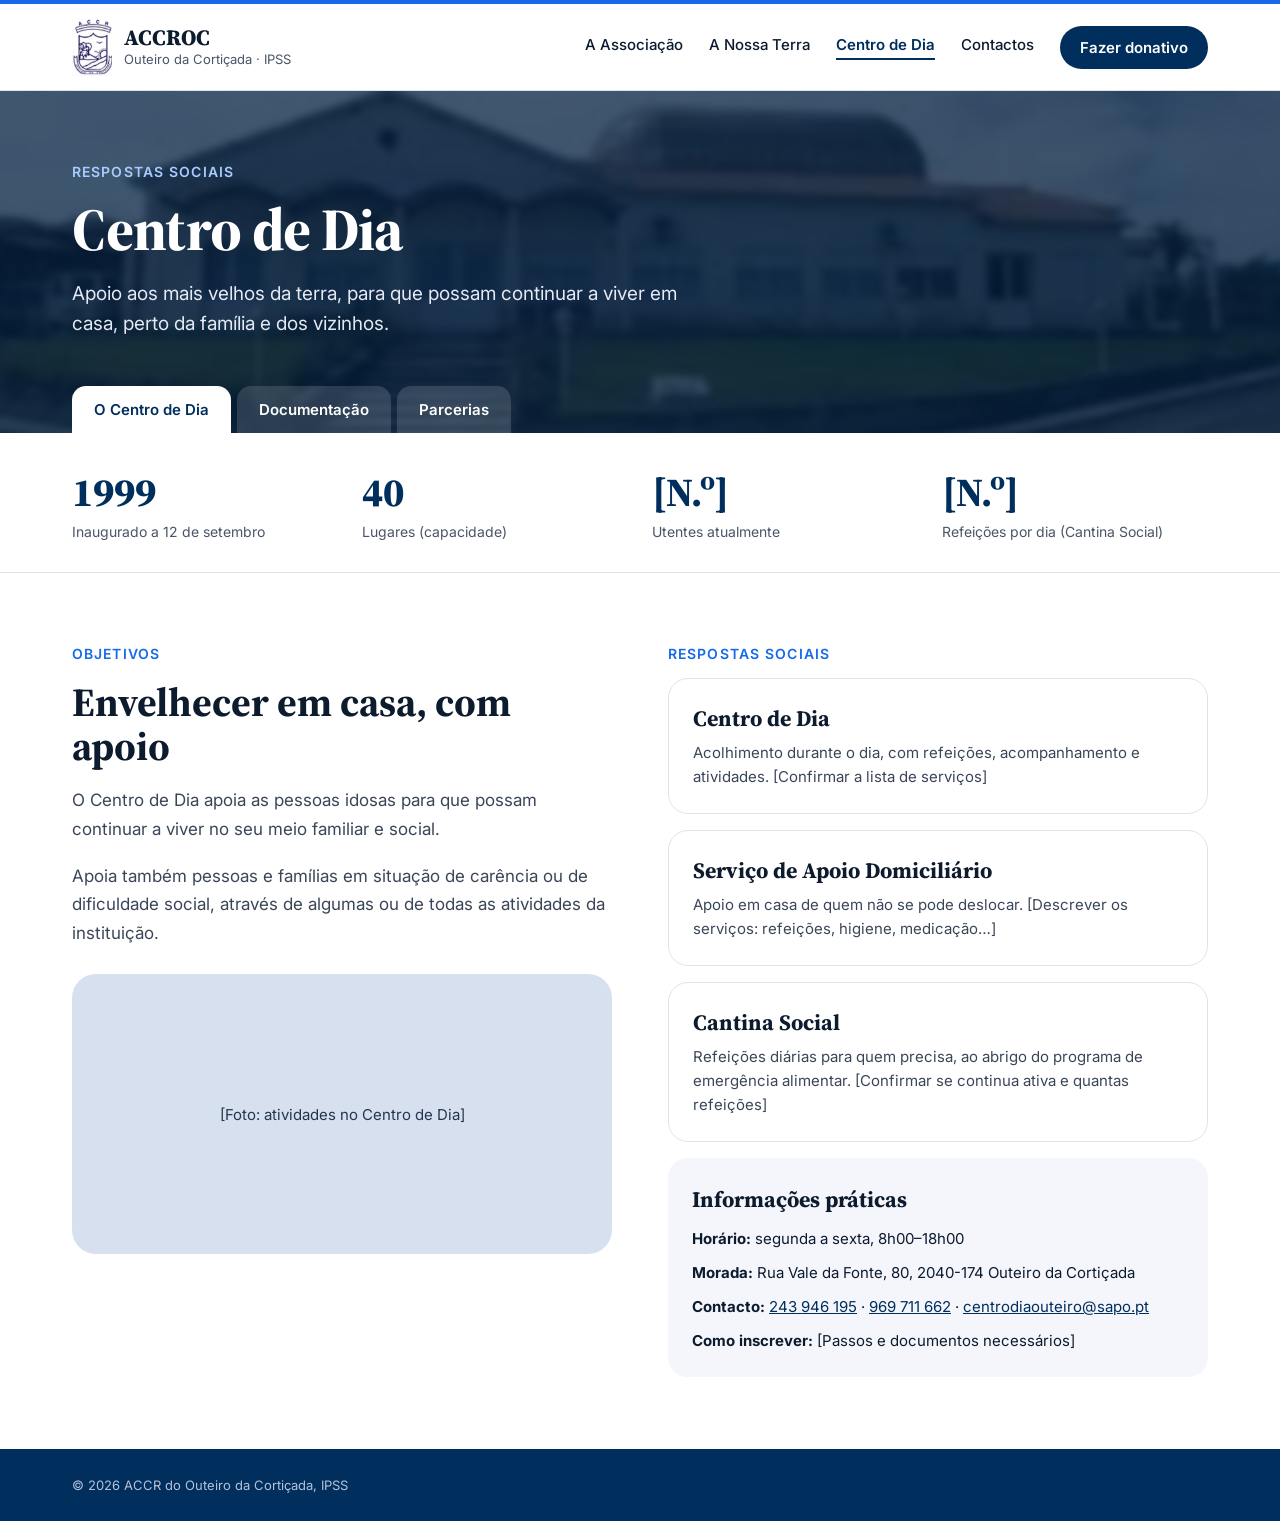
<file: centro-de-dia/index.html>
<!doctype html>
<html lang="pt">
<head>
<meta charset="utf-8">
<meta name="viewport" content="width=device-width, initial-scale=1">
<title>Centro de Dia – ACCROC</title>
<meta name="description" content="Centro de Dia da ACCROC: respostas sociais, relatórios e contas, e parcerias.">
<link rel="icon" href="../assets/img/brasao.png">
<link rel="preconnect" href="https://fonts.googleapis.com">
<link rel="preconnect" href="https://fonts.gstatic.com" crossorigin>
<link href="https://fonts.googleapis.com/css2?family=Source+Serif+4:opsz,wght@8..60,600;8..60,700;8..60,800&family=Inter:wght@400;500;600&display=swap" rel="stylesheet">
<link rel="stylesheet" href="../assets/css/site.css">
</head>
<body data-root="../">
<header class="site-header"><div class="in">
<a class="brand" href="../"><img src="../assets/img/brasao.png" alt="Brasão da ACCR do Outeiro da Cortiçada"><span><b>ACCROC</b><small>Outeiro da Cortiçada · IPSS</small></span></a>
<button class="menubtn" aria-label="Abrir menu" aria-expanded="false"><svg aria-hidden="true" width="22" height="22" viewBox="0 0 24 24" fill="none" stroke="currentColor" stroke-width="2" stroke-linecap="round"><path d="M4 7h16M4 12h16M4 17h16"></path></svg></button>
<nav class="mainnav" aria-label="Menu principal"><a href="../associacao/">A Associação</a><a href="../a-nossa-terra/">A Nossa Terra</a><a href="../centro-de-dia/" class="active" aria-current="page">Centro de Dia</a><a href="../contactos/">Contactos</a><a class="cta" href="../associacao/#apoiar">Fazer donativo</a></nav>
</div></header>
<main>




<section class="hero-bg">
<div style="position: relative; z-index: 1; max-width: 1200px; margin: 0 auto; padding: 72px 32px 0; display: flex; flex-direction: column; gap: 18px; color: #FFFFFF">
<span style="font-size: 14px; font-weight: 600; letter-spacing: 0.08em; text-transform: uppercase; color: #A9CBFF">Respostas sociais</span>
<h1 style="margin: 0; font-family: 'Source Serif 4', Georgia, serif; font-weight: 800; font-size: 60px; line-height: 1.05; letter-spacing: -0.02em">Centro de Dia</h1>
<p style="margin: 0; font-size: 19px; line-height: 1.6; color: #E3EAF5; max-width: 640px">Apoio aos mais velhos da terra, para que possam continuar a viver em casa, perto da família e dos vizinhos.</p>
<div role="tablist" aria-label="Secções do Centro de Dia" style="display: flex; flex-wrap: wrap; gap: 6px; margin-top: 28px">

<button type="button" role="tab" class="tabbtn" style="border: none; cursor: pointer; padding: 14px 22px; border-radius: 14px 14px 0 0; font-family: inherit; font-size: 15px; font-weight: 600; background: #FFFFFF; color: #002E5D">O Centro de Dia</button>



<button type="button" role="tab" class="tabbtn" style="border: none; cursor: pointer; padding: 14px 22px; border-radius: 14px 14px 0 0; font-family: inherit; font-size: 15px; font-weight: 600; background: rgba(255,255,255,0.14); color: #FFFFFF">Documentação</button>


<button type="button" role="tab" class="tabbtn" style="border: none; cursor: pointer; padding: 14px 22px; border-radius: 14px 14px 0 0; font-family: inherit; font-size: 15px; font-weight: 600; background: rgba(255,255,255,0.14); color: #FFFFFF">Parcerias</button>

</div>
</div>
</section>

<!-- Separador 1: O Centro de Dia -->
<div data-panel="centro">
<section style="border-bottom: 1px solid #DDE3EE">
<div style="max-width: 1200px; margin: 0 auto; padding: 32px; display: grid; grid-template-columns: repeat(auto-fit, minmax(200px, 1fr)); gap: 24px">
<div style="display: flex; flex-direction: column; gap: 4px"><span style="font-family: 'Source Serif 4', Georgia, serif; font-weight: 800; font-size: 40px; color: #002E5D">1999</span><span style="font-size: 14px; color: #4A5568">Inaugurado a 12 de setembro</span></div>
<div style="display: flex; flex-direction: column; gap: 4px"><span style="font-family: 'Source Serif 4', Georgia, serif; font-weight: 800; font-size: 40px; color: #002E5D">40</span><span style="font-size: 14px; color: #4A5568">Lugares (capacidade)</span></div>
<div style="display: flex; flex-direction: column; gap: 4px"><span style="font-family: 'Source Serif 4', Georgia, serif; font-weight: 800; font-size: 40px; color: #002E5D">[N.º]</span><span style="font-size: 14px; color: #4A5568">Utentes atualmente</span></div>
<div style="display: flex; flex-direction: column; gap: 4px"><span style="font-family: 'Source Serif 4', Georgia, serif; font-weight: 800; font-size: 40px; color: #002E5D">[N.º]</span><span style="font-size: 14px; color: #4A5568">Refeições por dia (Cantina Social)</span></div>
</div>
</section>

<section>
<div style="max-width: 1200px; margin: 0 auto; padding: 72px 32px; display: grid; grid-template-columns: repeat(auto-fit, minmax(320px, 1fr)); gap: 56px; align-items: start">
<div style="display: flex; flex-direction: column; gap: 18px">
<span style="font-size: 14px; font-weight: 600; letter-spacing: 0.08em; text-transform: uppercase; color: #166AEA">Objetivos</span>
<h2 style="margin: 0; font-family: 'Source Serif 4', Georgia, serif; font-weight: 700; font-size: 40px; line-height: 1.1">Envelhecer em casa, com apoio</h2>
<p style="margin: 0; font-size: 17px; line-height: 1.7; color: #3A4658">O Centro de Dia apoia as pessoas idosas para que possam continuar a viver no seu meio familiar e social.</p>
<p style="margin: 0; font-size: 17px; line-height: 1.7; color: #3A4658">Apoia também pessoas e famílias em situação de carência ou de dificuldade social, através de algumas ou de todas as atividades da instituição.</p>
<div style="height: 280px; border-radius: 24px; background: #D6E0EF; display: flex; align-items: center; justify-content: center; font-size: 15px; color: #24364F; margin-top: 8px"><span>[Foto: atividades no Centro de Dia]</span></div>
</div>
<div style="display: flex; flex-direction: column; gap: 16px">
<span style="font-size: 14px; font-weight: 600; letter-spacing: 0.08em; text-transform: uppercase; color: #166AEA">Respostas sociais</span>
<div style="border: 1px solid #DDE3EE; border-radius: 20px; padding: 24px; display: flex; flex-direction: column; gap: 8px">
<h3 style="margin: 0; font-family: 'Source Serif 4', Georgia, serif; font-size: 22px">Centro de Dia</h3>
<p style="margin: 0; font-size: 15px; line-height: 1.6; color: #3A4658">Acolhimento durante o dia, com refeições, acompanhamento e atividades. [Confirmar a lista de serviços]</p>
</div>
<div style="border: 1px solid #DDE3EE; border-radius: 20px; padding: 24px; display: flex; flex-direction: column; gap: 8px">
<h3 style="margin: 0; font-family: 'Source Serif 4', Georgia, serif; font-size: 22px">Serviço de Apoio Domiciliário</h3>
<p style="margin: 0; font-size: 15px; line-height: 1.6; color: #3A4658">Apoio em casa de quem não se pode deslocar. [Descrever os serviços: refeições, higiene, medicação…]</p>
</div>
<div style="border: 1px solid #DDE3EE; border-radius: 20px; padding: 24px; display: flex; flex-direction: column; gap: 8px">
<h3 style="margin: 0; font-family: 'Source Serif 4', Georgia, serif; font-size: 22px">Cantina Social</h3>
<p style="margin: 0; font-size: 15px; line-height: 1.6; color: #3A4658">Refeições diárias para quem precisa, ao abrigo do programa de emergência alimentar. [Confirmar se continua ativa e quantas refeições]</p>
</div>
<div style="background: #F4F6FB; border-radius: 20px; padding: 24px; display: flex; flex-direction: column; gap: 10px; font-size: 15px; line-height: 1.6">
<h3 style="margin: 0; font-family: 'Source Serif 4', Georgia, serif; font-size: 22px">Informações práticas</h3>
<span><strong>Horário:</strong> segunda a sexta, 8h00–18h00</span>
<span><strong>Morada:</strong> Rua Vale da Fonte, 80, 2040-174 Outeiro da Cortiçada</span>
<span><strong>Contacto:</strong> <a href="tel:243946195">243 946 195</a> · <a href="tel:969711662">969 711 662</a> · <a href="mailto:centrodiaouteiro@sapo.pt">centrodiaouteiro@sapo.pt</a></span>
<span><strong>Como inscrever:</strong> [Passos e documentos necessários]</span>
</div>
</div>
</div>
</section>
</div>

<!-- Separador 2: Documentação -->
<div data-panel="docs" hidden>
<section>
<div style="max-width: 1200px; margin: 0 auto; padding: 64px 32px 88px; display: flex; flex-direction: column; gap: 36px">
<div style="display: flex; flex-direction: column; gap: 12px; max-width: 720px">
<span style="font-size: 14px; font-weight: 600; letter-spacing: 0.08em; text-transform: uppercase; color: #166AEA">Transparência</span>
<h2 style="margin: 0; font-family: 'Source Serif 4', Georgia, serif; font-weight: 700; font-size: 40px; line-height: 1.1">Relatórios e contas</h2>
<p style="margin: 0; font-size: 17px; line-height: 1.7; color: #3A4658">Como IPSS, publicamos as contas de cada ano, os estatutos e as atas. Carregue num documento para o abrir em PDF.</p>
</div>
<div style="display: flex; flex-direction: column; border: 1px solid #DDE3EE; border-radius: 22px; overflow: hidden">

<div style="display: flex; flex-wrap: wrap; align-items: center; gap: 16px 24px; padding: 18px 24px; border-bottom: 1px solid #DDE3EE">
<span style="flex: 0 0 72px; font-family: 'Source Serif 4', Georgia, serif; font-weight: 800; font-size: 26px; color: #002E5D">2025</span>
<div style="flex: 1 1 400px; display: flex; flex-wrap: wrap; gap: 10px">


<span style="padding: 10px 16px; border-radius: 12px; border: 1.5px dashed #B8C4D6; font-size: 15px; color: #4A5568">[Relatório de Contas e Anexo por publicar]</span>

</div>
</div>

<div style="display: flex; flex-wrap: wrap; align-items: center; gap: 16px 24px; padding: 18px 24px; border-bottom: 1px solid #DDE3EE">
<span style="flex: 0 0 72px; font-family: 'Source Serif 4', Georgia, serif; font-weight: 800; font-size: 26px; color: #002E5D">2024</span>
<div style="flex: 1 1 400px; display: flex; flex-wrap: wrap; gap: 10px">


<span style="padding: 10px 16px; border-radius: 12px; border: 1.5px dashed #B8C4D6; font-size: 15px; color: #4A5568">[Relatório de Contas e Anexo por publicar]</span>

</div>
</div>

<div style="display: flex; flex-wrap: wrap; align-items: center; gap: 16px 24px; padding: 18px 24px; border-bottom: 1px solid #DDE3EE">
<span style="flex: 0 0 72px; font-family: 'Source Serif 4', Georgia, serif; font-weight: 800; font-size: 26px; color: #002E5D">2023</span>
<div style="flex: 1 1 400px; display: flex; flex-wrap: wrap; gap: 10px">


<span style="padding: 10px 16px; border-radius: 12px; border: 1.5px dashed #B8C4D6; font-size: 15px; color: #4A5568">[Relatório de Contas e Anexo por publicar]</span>

</div>
</div>

<div style="display: flex; flex-wrap: wrap; align-items: center; gap: 16px 24px; padding: 18px 24px; border-bottom: 1px solid #DDE3EE">
<span style="flex: 0 0 72px; font-family: 'Source Serif 4', Georgia, serif; font-weight: 800; font-size: 26px; color: #002E5D">2022</span>
<div style="flex: 1 1 400px; display: flex; flex-wrap: wrap; gap: 10px">

<a href="https://3fb657e2-1812-4d8e-923c-280e314d20ce.filesusr.com/ugd/9bffff_4481d5e242ec4a58a90ed9d369abea06.pdf" target="_blank" rel="noopener" style="display: flex; align-items: center; gap: 8px; text-decoration: none; background: #F4F6FB; color: #002E5D; padding: 10px 16px; border-radius: 12px; font-size: 15px; font-weight: 600"><svg aria-hidden="true" width="18" height="18" viewBox="0 0 24 24" fill="none" stroke="currentColor" stroke-width="1.8" stroke-linecap="round" stroke-linejoin="round"><path d="M12 4v11M7 10l5 5 5-5M5 20h14"></path></svg>Relatório de Contas</a>

<a href="https://3fb657e2-1812-4d8e-923c-280e314d20ce.filesusr.com/ugd/9bffff_8a8d0e975ae942f88089ca228a92ef30.pdf" target="_blank" rel="noopener" style="display: flex; align-items: center; gap: 8px; text-decoration: none; background: #F4F6FB; color: #002E5D; padding: 10px 16px; border-radius: 12px; font-size: 15px; font-weight: 600"><svg aria-hidden="true" width="18" height="18" viewBox="0 0 24 24" fill="none" stroke="currentColor" stroke-width="1.8" stroke-linecap="round" stroke-linejoin="round"><path d="M12 4v11M7 10l5 5 5-5M5 20h14"></path></svg>Anexo às Demonstrações Financeiras</a>


</div>
</div>

<div style="display: flex; flex-wrap: wrap; align-items: center; gap: 16px 24px; padding: 18px 24px; border-bottom: 1px solid #DDE3EE">
<span style="flex: 0 0 72px; font-family: 'Source Serif 4', Georgia, serif; font-weight: 800; font-size: 26px; color: #002E5D">2021</span>
<div style="flex: 1 1 400px; display: flex; flex-wrap: wrap; gap: 10px">

<a href="https://3fb657e2-1812-4d8e-923c-280e314d20ce.filesusr.com/ugd/9bffff_db40c943a8ae4239a4fb399a10597113.pdf" target="_blank" rel="noopener" style="display: flex; align-items: center; gap: 8px; text-decoration: none; background: #F4F6FB; color: #002E5D; padding: 10px 16px; border-radius: 12px; font-size: 15px; font-weight: 600"><svg aria-hidden="true" width="18" height="18" viewBox="0 0 24 24" fill="none" stroke="currentColor" stroke-width="1.8" stroke-linecap="round" stroke-linejoin="round"><path d="M12 4v11M7 10l5 5 5-5M5 20h14"></path></svg>Relatório de Contas</a>

<a href="https://3fb657e2-1812-4d8e-923c-280e314d20ce.filesusr.com/ugd/9bffff_689fab0c7ef94e4d967a3cc3c138bcb9.pdf" target="_blank" rel="noopener" style="display: flex; align-items: center; gap: 8px; text-decoration: none; background: #F4F6FB; color: #002E5D; padding: 10px 16px; border-radius: 12px; font-size: 15px; font-weight: 600"><svg aria-hidden="true" width="18" height="18" viewBox="0 0 24 24" fill="none" stroke="currentColor" stroke-width="1.8" stroke-linecap="round" stroke-linejoin="round"><path d="M12 4v11M7 10l5 5 5-5M5 20h14"></path></svg>Anexo às Demonstrações Financeiras</a>


</div>
</div>

<div style="display: flex; flex-wrap: wrap; align-items: center; gap: 16px 24px; padding: 18px 24px; border-bottom: 1px solid #DDE3EE">
<span style="flex: 0 0 72px; font-family: 'Source Serif 4', Georgia, serif; font-weight: 800; font-size: 26px; color: #002E5D">2020</span>
<div style="flex: 1 1 400px; display: flex; flex-wrap: wrap; gap: 10px">

<a href="https://3fb657e2-1812-4d8e-923c-280e314d20ce.filesusr.com/ugd/9bffff_c4b4f68c59144655a33a94ad740d2032.pdf" target="_blank" rel="noopener" style="display: flex; align-items: center; gap: 8px; text-decoration: none; background: #F4F6FB; color: #002E5D; padding: 10px 16px; border-radius: 12px; font-size: 15px; font-weight: 600"><svg aria-hidden="true" width="18" height="18" viewBox="0 0 24 24" fill="none" stroke="currentColor" stroke-width="1.8" stroke-linecap="round" stroke-linejoin="round"><path d="M12 4v11M7 10l5 5 5-5M5 20h14"></path></svg>Relatório de Contas</a>

<a href="https://3fb657e2-1812-4d8e-923c-280e314d20ce.filesusr.com/ugd/9bffff_e703319d7aa748bc9541ccba0497aaa1.pdf" target="_blank" rel="noopener" style="display: flex; align-items: center; gap: 8px; text-decoration: none; background: #F4F6FB; color: #002E5D; padding: 10px 16px; border-radius: 12px; font-size: 15px; font-weight: 600"><svg aria-hidden="true" width="18" height="18" viewBox="0 0 24 24" fill="none" stroke="currentColor" stroke-width="1.8" stroke-linecap="round" stroke-linejoin="round"><path d="M12 4v11M7 10l5 5 5-5M5 20h14"></path></svg>Anexo às Demonstrações Financeiras</a>


</div>
</div>

<div style="display: flex; flex-wrap: wrap; align-items: center; gap: 16px 24px; padding: 18px 24px; border-bottom: 1px solid #DDE3EE">
<span style="flex: 0 0 72px; font-family: 'Source Serif 4', Georgia, serif; font-weight: 800; font-size: 26px; color: #002E5D">2019</span>
<div style="flex: 1 1 400px; display: flex; flex-wrap: wrap; gap: 10px">

<a href="https://3fb657e2-1812-4d8e-923c-280e314d20ce.filesusr.com/ugd/9bffff_213ffd059edd4be189b1ed30b70ab0a3.pdf" target="_blank" rel="noopener" style="display: flex; align-items: center; gap: 8px; text-decoration: none; background: #F4F6FB; color: #002E5D; padding: 10px 16px; border-radius: 12px; font-size: 15px; font-weight: 600"><svg aria-hidden="true" width="18" height="18" viewBox="0 0 24 24" fill="none" stroke="currentColor" stroke-width="1.8" stroke-linecap="round" stroke-linejoin="round"><path d="M12 4v11M7 10l5 5 5-5M5 20h14"></path></svg>Relatório de Contas</a>

<a href="https://3fb657e2-1812-4d8e-923c-280e314d20ce.filesusr.com/ugd/9bffff_e660e8f7886f4e99af50f5e3e33dc9ef.pdf" target="_blank" rel="noopener" style="display: flex; align-items: center; gap: 8px; text-decoration: none; background: #F4F6FB; color: #002E5D; padding: 10px 16px; border-radius: 12px; font-size: 15px; font-weight: 600"><svg aria-hidden="true" width="18" height="18" viewBox="0 0 24 24" fill="none" stroke="currentColor" stroke-width="1.8" stroke-linecap="round" stroke-linejoin="round"><path d="M12 4v11M7 10l5 5 5-5M5 20h14"></path></svg>Anexo às Demonstrações Financeiras</a>


</div>
</div>

<div style="display: flex; flex-wrap: wrap; align-items: center; gap: 16px 24px; padding: 18px 24px; border-bottom: 1px solid #DDE3EE">
<span style="flex: 0 0 72px; font-family: 'Source Serif 4', Georgia, serif; font-weight: 800; font-size: 26px; color: #002E5D">2018</span>
<div style="flex: 1 1 400px; display: flex; flex-wrap: wrap; gap: 10px">

<a href="https://3fb657e2-1812-4d8e-923c-280e314d20ce.filesusr.com/ugd/9bffff_b018193120fe4ed58e01484c9904e38d.pdf" target="_blank" rel="noopener" style="display: flex; align-items: center; gap: 8px; text-decoration: none; background: #F4F6FB; color: #002E5D; padding: 10px 16px; border-radius: 12px; font-size: 15px; font-weight: 600"><svg aria-hidden="true" width="18" height="18" viewBox="0 0 24 24" fill="none" stroke="currentColor" stroke-width="1.8" stroke-linecap="round" stroke-linejoin="round"><path d="M12 4v11M7 10l5 5 5-5M5 20h14"></path></svg>Relatório de Contas</a>

<a href="https://3fb657e2-1812-4d8e-923c-280e314d20ce.filesusr.com/ugd/9bffff_2b70137361e64cfc8deb6d8981464a76.pdf" target="_blank" rel="noopener" style="display: flex; align-items: center; gap: 8px; text-decoration: none; background: #F4F6FB; color: #002E5D; padding: 10px 16px; border-radius: 12px; font-size: 15px; font-weight: 600"><svg aria-hidden="true" width="18" height="18" viewBox="0 0 24 24" fill="none" stroke="currentColor" stroke-width="1.8" stroke-linecap="round" stroke-linejoin="round"><path d="M12 4v11M7 10l5 5 5-5M5 20h14"></path></svg>Anexo às Demonstrações Financeiras</a>


</div>
</div>

<div style="display: flex; flex-wrap: wrap; align-items: center; gap: 16px 24px; padding: 18px 24px; border-bottom: 1px solid #DDE3EE">
<span style="flex: 0 0 72px; font-family: 'Source Serif 4', Georgia, serif; font-weight: 800; font-size: 26px; color: #002E5D">2017</span>
<div style="flex: 1 1 400px; display: flex; flex-wrap: wrap; gap: 10px">

<a href="https://3fb657e2-1812-4d8e-923c-280e314d20ce.filesusr.com/ugd/9bffff_160c148041db473dbde83ef5cb45a1bb.pdf" target="_blank" rel="noopener" style="display: flex; align-items: center; gap: 8px; text-decoration: none; background: #F4F6FB; color: #002E5D; padding: 10px 16px; border-radius: 12px; font-size: 15px; font-weight: 600"><svg aria-hidden="true" width="18" height="18" viewBox="0 0 24 24" fill="none" stroke="currentColor" stroke-width="1.8" stroke-linecap="round" stroke-linejoin="round"><path d="M12 4v11M7 10l5 5 5-5M5 20h14"></path></svg>Relatório de Contas</a>

<a href="https://3fb657e2-1812-4d8e-923c-280e314d20ce.filesusr.com/ugd/9bffff_96d9da3be02c408ab21c88d1db24121a.pdf" target="_blank" rel="noopener" style="display: flex; align-items: center; gap: 8px; text-decoration: none; background: #F4F6FB; color: #002E5D; padding: 10px 16px; border-radius: 12px; font-size: 15px; font-weight: 600"><svg aria-hidden="true" width="18" height="18" viewBox="0 0 24 24" fill="none" stroke="currentColor" stroke-width="1.8" stroke-linecap="round" stroke-linejoin="round"><path d="M12 4v11M7 10l5 5 5-5M5 20h14"></path></svg>Anexo às Demonstrações Financeiras</a>


</div>
</div>

<div style="display: flex; flex-wrap: wrap; align-items: center; gap: 16px 24px; padding: 18px 24px; border-bottom: 1px solid #DDE3EE">
<span style="flex: 0 0 72px; font-family: 'Source Serif 4', Georgia, serif; font-weight: 800; font-size: 26px; color: #002E5D">2016</span>
<div style="flex: 1 1 400px; display: flex; flex-wrap: wrap; gap: 10px">

<a href="https://3fb657e2-1812-4d8e-923c-280e314d20ce.filesusr.com/ugd/9bffff_b4c181f784af48a18cfe5f41ce13f8b1.pdf" target="_blank" rel="noopener" style="display: flex; align-items: center; gap: 8px; text-decoration: none; background: #F4F6FB; color: #002E5D; padding: 10px 16px; border-radius: 12px; font-size: 15px; font-weight: 600"><svg aria-hidden="true" width="18" height="18" viewBox="0 0 24 24" fill="none" stroke="currentColor" stroke-width="1.8" stroke-linecap="round" stroke-linejoin="round"><path d="M12 4v11M7 10l5 5 5-5M5 20h14"></path></svg>Contas de Gerência</a>


</div>
</div>

<div style="display: flex; flex-wrap: wrap; align-items: center; gap: 16px 24px; padding: 18px 24px; border-bottom: 1px solid #DDE3EE">
<span style="flex: 0 0 72px; font-family: 'Source Serif 4', Georgia, serif; font-weight: 800; font-size: 26px; color: #002E5D">2015</span>
<div style="flex: 1 1 400px; display: flex; flex-wrap: wrap; gap: 10px">

<a href="https://3fb657e2-1812-4d8e-923c-280e314d20ce.filesusr.com/ugd/9bffff_f1d528e597f54b148e0792c501c04f3b.pdf" target="_blank" rel="noopener" style="display: flex; align-items: center; gap: 8px; text-decoration: none; background: #F4F6FB; color: #002E5D; padding: 10px 16px; border-radius: 12px; font-size: 15px; font-weight: 600"><svg aria-hidden="true" width="18" height="18" viewBox="0 0 24 24" fill="none" stroke="currentColor" stroke-width="1.8" stroke-linecap="round" stroke-linejoin="round"><path d="M12 4v11M7 10l5 5 5-5M5 20h14"></path></svg>Contas de Gerência</a>


</div>
</div>

<div style="display: flex; flex-wrap: wrap; align-items: center; gap: 16px 24px; padding: 18px 24px; border-bottom: 1px solid #DDE3EE">
<span style="flex: 0 0 72px; font-family: 'Source Serif 4', Georgia, serif; font-weight: 800; font-size: 26px; color: #002E5D">2014</span>
<div style="flex: 1 1 400px; display: flex; flex-wrap: wrap; gap: 10px">

<a href="https://3fb657e2-1812-4d8e-923c-280e314d20ce.filesusr.com/ugd/9bffff_8327fdfd0fe64ed78392b71948e0ef41.pdf" target="_blank" rel="noopener" style="display: flex; align-items: center; gap: 8px; text-decoration: none; background: #F4F6FB; color: #002E5D; padding: 10px 16px; border-radius: 12px; font-size: 15px; font-weight: 600"><svg aria-hidden="true" width="18" height="18" viewBox="0 0 24 24" fill="none" stroke="currentColor" stroke-width="1.8" stroke-linecap="round" stroke-linejoin="round"><path d="M12 4v11M7 10l5 5 5-5M5 20h14"></path></svg>Contas de Gerência</a>


</div>
</div>

</div>
<div style="display: grid; grid-template-columns: repeat(auto-fit, minmax(260px, 1fr)); gap: 16px">

<a href="https://3fb657e2-1812-4d8e-923c-280e314d20ce.filesusr.com/ugd/9bffff_3bf6a604edb147adbcd542bf54dd09b5.pdf" target="_blank" rel="noopener" style="text-decoration: none; color: #0D1B2E; border: 1px solid #DDE3EE; border-radius: 18px; padding: 20px; display: flex; flex-direction: column; gap: 8px">
<span style="font-size: 12px; font-weight: 600; letter-spacing: 0.06em; text-transform: uppercase; color: #4A5568">Estatutos</span>
<span style="font-family: 'Source Serif 4', Georgia, serif; font-weight: 700; font-size: 18px; line-height: 1.3">Escritura dos Estatutos (aprovados pela Ata n.º 54, de 24/08/2019)</span>
<span style="display: flex; align-items: center; gap: 6px; font-size: 14px; font-weight: 600; color: #166AEA"><svg aria-hidden="true" width="18" height="18" viewBox="0 0 24 24" fill="none" stroke="currentColor" stroke-width="1.8" stroke-linecap="round" stroke-linejoin="round"><path d="M12 4v11M7 10l5 5 5-5M5 20h14"></path></svg>Abrir PDF</span>
</a>

<a href="https://3fb657e2-1812-4d8e-923c-280e314d20ce.filesusr.com/ugd/9bffff_125c3f34604d4a0d8cfbf487af0a4be9.pdf" target="_blank" rel="noopener" style="text-decoration: none; color: #0D1B2E; border: 1px solid #DDE3EE; border-radius: 18px; padding: 20px; display: flex; flex-direction: column; gap: 8px">
<span style="font-size: 12px; font-weight: 600; letter-spacing: 0.06em; text-transform: uppercase; color: #4A5568">Ata</span>
<span style="font-family: 'Source Serif 4', Georgia, serif; font-weight: 700; font-size: 18px; line-height: 1.3">Ata n.º 50 – 22/05/2016</span>
<span style="display: flex; align-items: center; gap: 6px; font-size: 14px; font-weight: 600; color: #166AEA"><svg aria-hidden="true" width="18" height="18" viewBox="0 0 24 24" fill="none" stroke="currentColor" stroke-width="1.8" stroke-linecap="round" stroke-linejoin="round"><path d="M12 4v11M7 10l5 5 5-5M5 20h14"></path></svg>Abrir PDF</span>
</a>

<a href="https://3fb657e2-1812-4d8e-923c-280e314d20ce.filesusr.com/ugd/9bffff_c98bb5b1681e4077a56e3309770039ab.pdf" target="_blank" rel="noopener" style="text-decoration: none; color: #0D1B2E; border: 1px solid #DDE3EE; border-radius: 18px; padding: 20px; display: flex; flex-direction: column; gap: 8px">
<span style="font-size: 12px; font-weight: 600; letter-spacing: 0.06em; text-transform: uppercase; color: #4A5568">Ata</span>
<span style="font-family: 'Source Serif 4', Georgia, serif; font-weight: 700; font-size: 18px; line-height: 1.3">Ata n.º 49 – 25/10/2015, com Estatutos</span>
<span style="display: flex; align-items: center; gap: 6px; font-size: 14px; font-weight: 600; color: #166AEA"><svg aria-hidden="true" width="18" height="18" viewBox="0 0 24 24" fill="none" stroke="currentColor" stroke-width="1.8" stroke-linecap="round" stroke-linejoin="round"><path d="M12 4v11M7 10l5 5 5-5M5 20h14"></path></svg>Abrir PDF</span>
</a>

<a href="https://3fb657e2-1812-4d8e-923c-280e314d20ce.filesusr.com/ugd/9bffff_b5376c49899a4b6a9aeec010fe29eb42.pdf" target="_blank" rel="noopener" style="text-decoration: none; color: #0D1B2E; border: 1px solid #DDE3EE; border-radius: 18px; padding: 20px; display: flex; flex-direction: column; gap: 8px">
<span style="font-size: 12px; font-weight: 600; letter-spacing: 0.06em; text-transform: uppercase; color: #4A5568">Ata</span>
<span style="font-family: 'Source Serif 4', Georgia, serif; font-weight: 700; font-size: 18px; line-height: 1.3">Ata n.º 48 – Assembleia de 12/04/2015</span>
<span style="display: flex; align-items: center; gap: 6px; font-size: 14px; font-weight: 600; color: #166AEA"><svg aria-hidden="true" width="18" height="18" viewBox="0 0 24 24" fill="none" stroke="currentColor" stroke-width="1.8" stroke-linecap="round" stroke-linejoin="round"><path d="M12 4v11M7 10l5 5 5-5M5 20h14"></path></svg>Abrir PDF</span>
</a>

</div>
</div>
</section>
</div>

<!-- Separador 3: Parcerias -->
<div data-panel="parc" hidden>
<section>
<div style="max-width: 1200px; margin: 0 auto; padding: 64px 32px 88px; display: flex; flex-direction: column; gap: 36px">
<div style="display: flex; flex-direction: column; gap: 12px; max-width: 720px">
<span style="font-size: 14px; font-weight: 600; letter-spacing: 0.08em; text-transform: uppercase; color: #166AEA">Parcerias</span>
<h2 style="margin: 0; font-family: 'Source Serif 4', Georgia, serif; font-weight: 700; font-size: 40px; line-height: 1.1">Não fazemos isto sozinhos</h2>
<p style="margin: 0; font-size: 17px; line-height: 1.7; color: #3A4658">Entidades que trabalham connosco no apoio à nossa gente.</p>
</div>
<div style="display: grid; grid-template-columns: repeat(auto-fit, minmax(260px, 1fr)); gap: 16px">

<div style="border: 1px solid #DDE3EE; border-radius: 18px; padding: 18px; display: flex; align-items: center; gap: 16px">
<div style="flex: 0 0 64px; height: 64px; border-radius: 14px; background: #F4F6FB; display: flex; align-items: center; justify-content: center; font-weight: 700; font-size: 15px; color: #002E5D"><span>SS</span></div>
<div style="display: flex; flex-direction: column; gap: 4px; min-width: 0">
<span style="font-weight: 600; font-size: 16px; line-height: 1.3">Segurança Social</span>
<span style="font-size: 13px; color: #4A5568">Entidade pública</span>
</div>
</div>

<div style="border: 1px solid #DDE3EE; border-radius: 18px; padding: 18px; display: flex; align-items: center; gap: 16px">
<div style="flex: 0 0 64px; height: 64px; border-radius: 14px; background: #F4F6FB; display: flex; align-items: center; justify-content: center; font-weight: 700; font-size: 15px; color: #002E5D"><span>BA</span></div>
<div style="display: flex; flex-direction: column; gap: 4px; min-width: 0">
<span style="font-weight: 600; font-size: 16px; line-height: 1.3">Banco Alimentar Contra a Fome</span>
<span style="font-size: 13px; color: #4A5568">Apoio alimentar</span>
</div>
</div>

<div style="border: 1px solid #DDE3EE; border-radius: 18px; padding: 18px; display: flex; align-items: center; gap: 16px">
<div style="flex: 0 0 64px; height: 64px; border-radius: 14px; background: #F4F6FB; display: flex; align-items: center; justify-content: center; font-weight: 700; font-size: 15px; color: #002E5D"><span>CLDS</span></div>
<div style="display: flex; flex-direction: column; gap: 4px; min-width: 0">
<span style="font-weight: 600; font-size: 16px; line-height: 1.3">CLDS 3G de Rio Maior</span>
<span style="font-size: 13px; color: #4A5568">Contrato Local de Desenvolvimento Social</span>
</div>
</div>

<div style="border: 1px solid #DDE3EE; border-radius: 18px; padding: 18px; display: flex; align-items: center; gap: 16px">
<div style="flex: 0 0 64px; height: 64px; border-radius: 14px; background: #F4F6FB; display: flex; align-items: center; justify-content: center; font-weight: 700; font-size: 15px; color: #002E5D"><span>RLIS</span></div>
<div style="display: flex; flex-direction: column; gap: 4px; min-width: 0">
<span style="font-weight: 600; font-size: 16px; line-height: 1.3">RLIS – Santa Casa da Misericórdia de Rio Maior</span>
<span style="font-size: 13px; color: #4A5568">Rede Local de Intervenção Social</span>
</div>
</div>

<div style="border: 1px solid #DDE3EE; border-radius: 18px; padding: 18px; display: flex; align-items: center; gap: 16px">
<div style="flex: 0 0 64px; height: 64px; border-radius: 14px; background: #F4F6FB; display: flex; align-items: center; justify-content: center; font-weight: 700; font-size: 15px; color: #002E5D"><span>CM</span></div>
<div style="display: flex; flex-direction: column; gap: 4px; min-width: 0">
<span style="font-weight: 600; font-size: 16px; line-height: 1.3">Câmara Municipal de Rio Maior</span>
<span style="font-size: 13px; color: #4A5568">Autarquia</span>
</div>
</div>

<div style="border: 1px solid #DDE3EE; border-radius: 18px; padding: 18px; display: flex; align-items: center; gap: 16px">
<div style="flex: 0 0 64px; height: 64px; border-radius: 14px; background: #F4F6FB; display: flex; align-items: center; justify-content: center; font-weight: 700; font-size: 15px; color: #002E5D"><span>UF</span></div>
<div style="display: flex; flex-direction: column; gap: 4px; min-width: 0">
<span style="font-weight: 600; font-size: 16px; line-height: 1.3">União das Freguesias de Outeiro da Cortiçada e Arruda dos Pisões</span>
<span style="font-size: 13px; color: #4A5568">Autarquia</span>
</div>
</div>

<div style="border: 1px solid #DDE3EE; border-radius: 18px; padding: 18px; display: flex; align-items: center; gap: 16px">
<div style="flex: 0 0 64px; height: 64px; border-radius: 14px; background: #F4F6FB; display: flex; align-items: center; justify-content: center; font-weight: 700; font-size: 15px; color: #002E5D"><span>IPSS</span></div>
<div style="display: flex; flex-direction: column; gap: 4px; min-width: 0">
<span style="font-weight: 600; font-size: 16px; line-height: 1.3">IPSS do concelho</span>
<span style="font-size: 13px; color: #4A5568">Rede de instituições</span>
</div>
</div>

<div style="border: 1px solid #DDE3EE; border-radius: 18px; padding: 18px; display: flex; align-items: center; gap: 16px">
<div style="flex: 0 0 64px; height: 64px; border-radius: 14px; background: #F4F6FB; display: flex; align-items: center; justify-content: center; font-weight: 700; font-size: 15px; color: #002E5D"><span>US</span></div>
<div style="display: flex; flex-direction: column; gap: 4px; min-width: 0">
<span style="font-weight: 600; font-size: 16px; line-height: 1.3">Universidade Sénior de Rio Maior</span>
<span style="font-size: 13px; color: #4A5568">Educação</span>
</div>
</div>

<div style="border: 1px solid #DDE3EE; border-radius: 18px; padding: 18px; display: flex; align-items: center; gap: 16px">
<div style="flex: 0 0 64px; height: 64px; border-radius: 14px; background: #F4F6FB; display: flex; align-items: center; justify-content: center; font-weight: 700; font-size: 15px; color: #002E5D"><span>D</span></div>
<div style="display: flex; flex-direction: column; gap: 4px; min-width: 0">
<span style="font-weight: 600; font-size: 16px; line-height: 1.3">Desmor</span>
<span style="font-size: 13px; color: #4A5568">Parceiro local</span>
</div>
</div>

<div style="border: 1px solid #DDE3EE; border-radius: 18px; padding: 18px; display: flex; align-items: center; gap: 16px">
<div style="flex: 0 0 64px; height: 64px; border-radius: 14px; background: #F4F6FB; display: flex; align-items: center; justify-content: center; font-weight: 700; font-size: 15px; color: #002E5D"><span>JR</span></div>
<div style="display: flex; flex-direction: column; gap: 4px; min-width: 0">
<span style="font-weight: 600; font-size: 16px; line-height: 1.3">Jornal Região de Rio Maior</span>
<span style="font-size: 13px; color: #4A5568">Comunicação social</span>
</div>
</div>

<div style="border: 1px solid #DDE3EE; border-radius: 18px; padding: 18px; display: flex; align-items: center; gap: 16px">
<div style="flex: 0 0 64px; height: 64px; border-radius: 14px; background: #F4F6FB; display: flex; align-items: center; justify-content: center; font-weight: 700; font-size: 15px; color: #002E5D"><span>FA</span></div>
<div style="display: flex; flex-direction: column; gap: 4px; min-width: 0">
<span style="font-weight: 600; font-size: 16px; line-height: 1.3">Farmácia Almeida</span>
<span style="font-size: 13px; color: #4A5568">Saúde</span>
</div>
</div>

<div style="border: 1px solid #DDE3EE; border-radius: 18px; padding: 18px; display: flex; align-items: center; gap: 16px">
<div style="flex: 0 0 64px; height: 64px; border-radius: 14px; background: #F4F6FB; display: flex; align-items: center; justify-content: center; font-weight: 700; font-size: 15px; color: #002E5D"><span>DL</span></div>
<div style="display: flex; flex-direction: column; gap: 4px; min-width: 0">
<span style="font-weight: 600; font-size: 16px; line-height: 1.3">Diagnolab, Lda.</span>
<span style="font-size: 13px; color: #4A5568">Saúde</span>
</div>
</div>

</div>
<p style="margin: 0; font-size: 13px; color: #4A5568">Os quadrados com iniciais são lugares para os logótipos dos parceiros.</p>
</div>
</section>
</div>

<footer style="background: #002E5D; color: #B4C2D8">
<div style="max-width: 1200px; margin: 0 auto; padding: 28px 32px; font-size: 13px">© 2026 ACCR do Outeiro da Cortiçada, IPSS</div>
</footer>


</main>
<script src="../assets/js/site.js"></script>
</body>
</html>
</file>
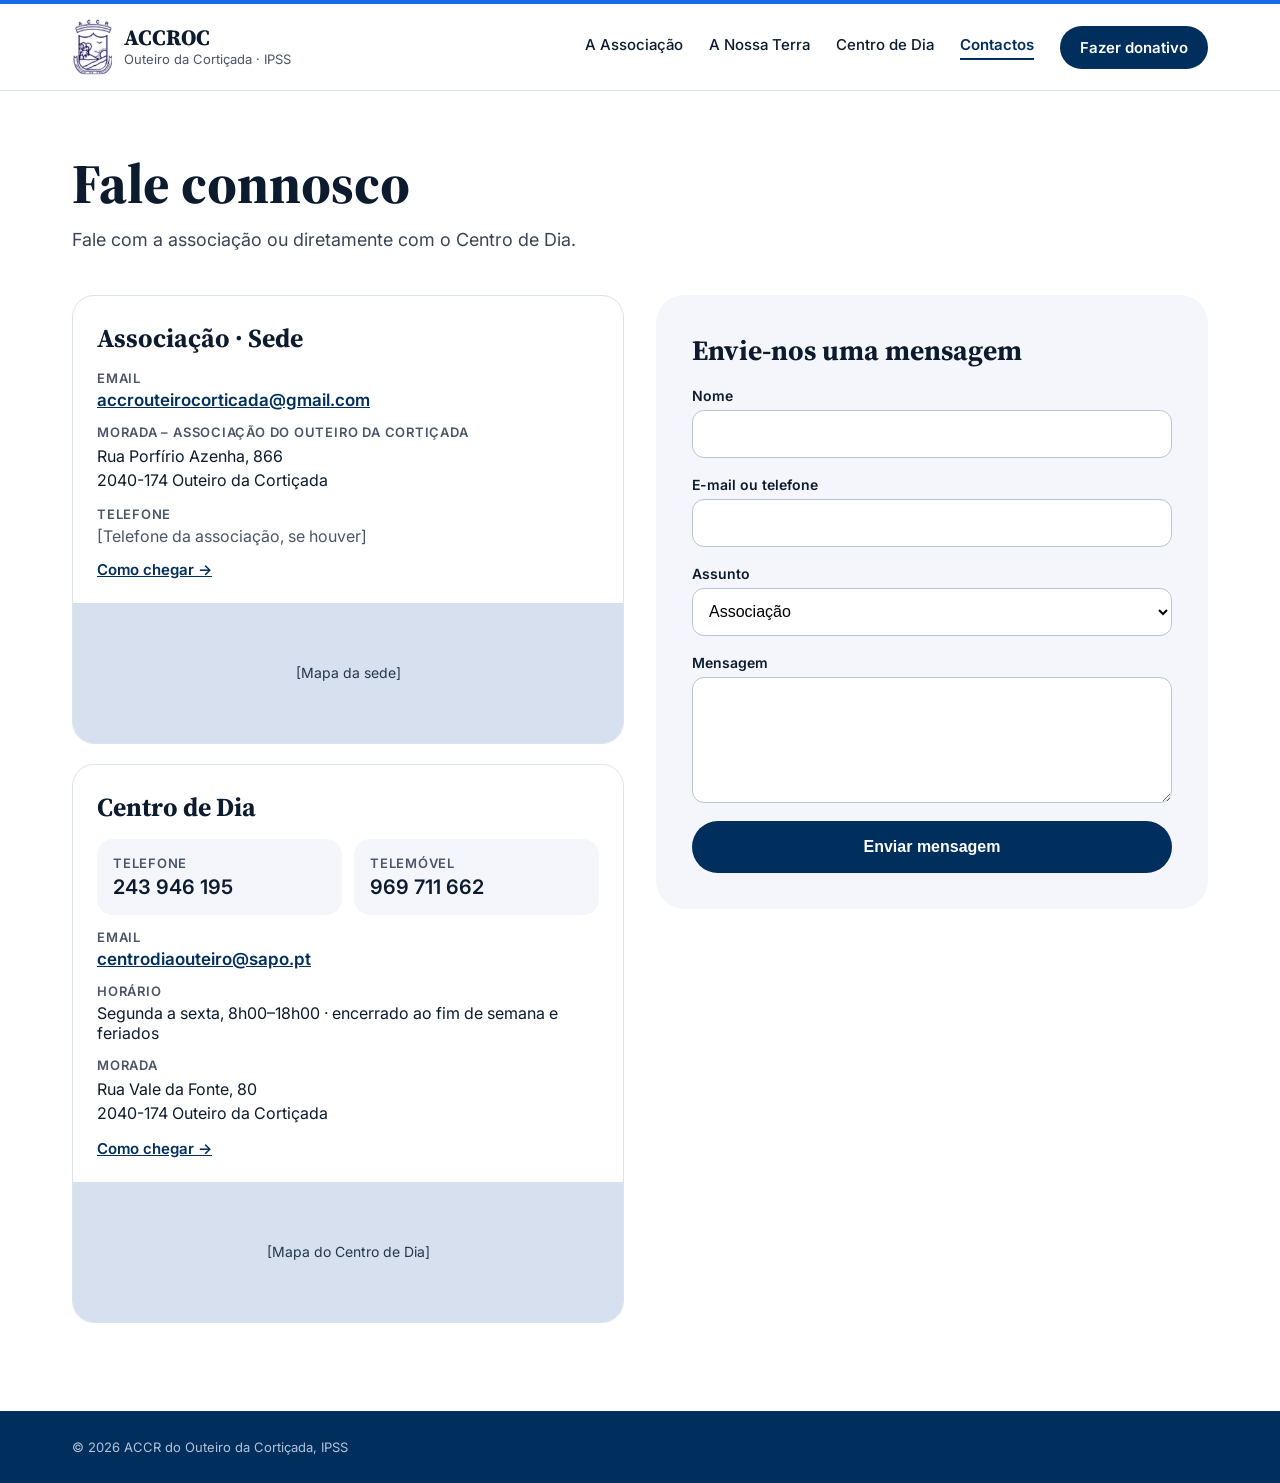
<file: contactos/index.html>
<!doctype html>
<html lang="pt">
<head>
<meta charset="utf-8">
<meta name="viewport" content="width=device-width, initial-scale=1">
<title>Contactos – ACCROC</title>
<meta name="description" content="Contactos da ACCROC e do Centro de Dia.">
<link rel="icon" href="../assets/img/brasao.png">
<link rel="preconnect" href="https://fonts.googleapis.com">
<link rel="preconnect" href="https://fonts.gstatic.com" crossorigin>
<link href="https://fonts.googleapis.com/css2?family=Source+Serif+4:opsz,wght@8..60,600;8..60,700;8..60,800&family=Inter:wght@400;500;600&display=swap" rel="stylesheet">
<link rel="stylesheet" href="../assets/css/site.css">
</head>
<body data-root="../">
<header class="site-header"><div class="in">
<a class="brand" href="../"><img src="../assets/img/brasao.png" alt="Brasão da ACCR do Outeiro da Cortiçada"><span><b>ACCROC</b><small>Outeiro da Cortiçada · IPSS</small></span></a>
<button class="menubtn" aria-label="Abrir menu" aria-expanded="false"><svg aria-hidden="true" width="22" height="22" viewBox="0 0 24 24" fill="none" stroke="currentColor" stroke-width="2" stroke-linecap="round"><path d="M4 7h16M4 12h16M4 17h16"></path></svg></button>
<nav class="mainnav" aria-label="Menu principal"><a href="../associacao/">A Associação</a><a href="../a-nossa-terra/">A Nossa Terra</a><a href="../centro-de-dia/">Centro de Dia</a><a href="../contactos/" class="active" aria-current="page">Contactos</a><a class="cta" href="../associacao/#apoiar">Fazer donativo</a></nav>
</div></header>
<main>




<section>
<div style="max-width: 1200px; margin: 0 auto; padding: 64px 32px 88px; display: flex; flex-direction: column; gap: 40px">
<div style="display: flex; flex-direction: column; gap: 12px; max-width: 640px">
<h1 style="margin: 0; font-family: 'Source Serif 4', Georgia, serif; font-weight: 800; font-size: 56px; line-height: 1.05">Fale connosco</h1>
<p style="margin: 0; font-size: 18px; line-height: 1.6; color: #3A4658">Fale com a associação ou diretamente com o Centro de Dia.</p>
</div>

<div style="display: flex; flex-wrap: wrap; gap: 32px; align-items: flex-start">

<div style="flex: 1 1 420px; min-width: 0; display: flex; flex-direction: column; gap: 20px">

<div style="border: 1px solid #DDE3EE; border-radius: 22px; overflow: hidden">
<div style="padding: 24px; display: flex; flex-direction: column; gap: 14px">
<h2 style="margin: 0; font-family: 'Source Serif 4', Georgia, serif; font-weight: 700; font-size: 26px">Associação · Sede</h2>
<div style="display: flex; flex-direction: column; gap: 4px"><span style="font-size: 13px; font-weight: 600; color: #4A5568; text-transform: uppercase; letter-spacing: 0.06em">Email</span><a href="mailto:accrouteirocorticada@gmail.com" style="font-size: 17px; font-weight: 600">accrouteirocorticada@gmail.com</a></div>
<div style="display: flex; flex-direction: column; gap: 4px"><span style="font-size: 13px; font-weight: 600; color: #4A5568; text-transform: uppercase; letter-spacing: 0.06em">Morada – Associação do Outeiro da Cortiçada</span><span style="font-size: 16px; line-height: 1.5">Rua Porfírio Azenha, 866<br>2040-174 Outeiro da Cortiçada</span></div>
<div style="display: flex; flex-direction: column; gap: 4px"><span style="font-size: 13px; font-weight: 600; color: #4A5568; text-transform: uppercase; letter-spacing: 0.06em">Telefone</span><span style="font-size: 16px; color: #4A5568">[Telefone da associação, se houver]</span></div>
<a href="https://www.google.com/maps?q=39.3166226,-8.8434543" target="_blank" rel="noopener" style="font-weight: 600; font-size: 15px">Como chegar →</a>
</div>
<div style="height: 140px; background: #D6E0EF; display: flex; align-items: center; justify-content: center; font-size: 14px; color: #24364F"><span>[Mapa da sede]</span></div>
</div>

<div style="border: 1px solid #DDE3EE; border-radius: 22px; overflow: hidden">
<div style="padding: 24px; display: flex; flex-direction: column; gap: 14px">
<h2 style="margin: 0; font-family: 'Source Serif 4', Georgia, serif; font-weight: 700; font-size: 26px">Centro de Dia</h2>
<div style="display: grid; grid-template-columns: repeat(auto-fit, minmax(180px, 1fr)); gap: 12px">
<a href="tel:243946195" style="text-decoration: none; color: #0D1B2E; background: #F4F6FB; border-radius: 16px; padding: 16px; display: flex; flex-direction: column; gap: 4px"><span style="font-size: 13px; font-weight: 600; color: #4A5568; text-transform: uppercase; letter-spacing: 0.06em">Telefone</span><span style="font-size: 20px; font-weight: 600">243 946 195</span></a>
<a href="tel:969711662" style="text-decoration: none; color: #0D1B2E; background: #F4F6FB; border-radius: 16px; padding: 16px; display: flex; flex-direction: column; gap: 4px"><span style="font-size: 13px; font-weight: 600; color: #4A5568; text-transform: uppercase; letter-spacing: 0.06em">Telemóvel</span><span style="font-size: 20px; font-weight: 600">969 711 662</span></a>
</div>
<div style="display: flex; flex-direction: column; gap: 4px"><span style="font-size: 13px; font-weight: 600; color: #4A5568; text-transform: uppercase; letter-spacing: 0.06em">Email</span><a href="mailto:centrodiaouteiro@sapo.pt" style="font-size: 17px; font-weight: 600">centrodiaouteiro@sapo.pt</a></div>
<div style="display: flex; flex-direction: column; gap: 4px"><span style="font-size: 13px; font-weight: 600; color: #4A5568; text-transform: uppercase; letter-spacing: 0.06em">Horário</span><span style="font-size: 16px">Segunda a sexta, 8h00–18h00 · encerrado ao fim de semana e feriados</span></div>
<div style="display: flex; flex-direction: column; gap: 4px"><span style="font-size: 13px; font-weight: 600; color: #4A5568; text-transform: uppercase; letter-spacing: 0.06em">Morada</span><span style="font-size: 16px; line-height: 1.5">Rua Vale da Fonte, 80<br>2040-174 Outeiro da Cortiçada</span></div>
<a href="https://www.google.com/maps?q=39.3166226,-8.8434543" target="_blank" rel="noopener" style="font-weight: 600; font-size: 15px">Como chegar →</a>
</div>
<div style="height: 140px; background: #D6E0EF; display: flex; align-items: center; justify-content: center; font-size: 14px; color: #24364F"><span>[Mapa do Centro de Dia]</span></div>
</div>

</div>

<form data-contacto style="flex: 1 1 420px; min-width: 0; background: #F4F6FB; border-radius: 28px; padding: 36px; display: flex; flex-direction: column; gap: 18px">
<h2 style="margin: 0; font-family: 'Source Serif 4', Georgia, serif; font-weight: 700; font-size: 28px">Envie-nos uma mensagem</h2>
<div style="display: flex; flex-direction: column; gap: 6px">
<label for="nome" style="font-size: 14px; font-weight: 600">Nome</label>
<input id="nome" type="text" style="height: 48px; border-radius: 12px; border: 1px solid #B8C4D6; padding: 0 14px; font-size: 16px; background: #FFFFFF">
</div>
<div style="display: flex; flex-direction: column; gap: 6px">
<label for="email" style="font-size: 14px; font-weight: 600">E-mail ou telefone</label>
<input id="email" type="text" style="height: 48px; border-radius: 12px; border: 1px solid #B8C4D6; padding: 0 14px; font-size: 16px; background: #FFFFFF">
</div>
<div style="display: flex; flex-direction: column; gap: 6px">
<label for="assunto" style="font-size: 14px; font-weight: 600">Assunto</label>
<select id="assunto" style="height: 48px; border-radius: 12px; border: 1px solid #B8C4D6; padding: 0 12px; font-size: 16px; background: #FFFFFF">
<option>Associação</option>
<option>Centro de Dia</option>
<option>Tornar-me sócio</option>
<option>Donativos</option>
<option>Outro assunto</option>
</select>
</div>
<div style="display: flex; flex-direction: column; gap: 6px">
<label for="msg" style="font-size: 14px; font-weight: 600">Mensagem</label>
<textarea id="msg" rows="5" style="border-radius: 12px; border: 1px solid #B8C4D6; padding: 12px 14px; font-size: 16px; font-family: inherit; background: #FFFFFF"></textarea>
</div>
<button type="button" style="height: 52px; border: none; border-radius: 999px; background: #002E5D; color: #FFFFFF; font-size: 16px; font-weight: 600">Enviar mensagem</button>
</form>

</div>
</div>
</section>

<footer style="background: #002E5D; color: #B4C2D8">
<div style="max-width: 1200px; margin: 0 auto; padding: 28px 32px; font-size: 13px">© 2026 ACCR do Outeiro da Cortiçada, IPSS</div>
</footer>


</main>
<script src="../assets/js/site.js"></script>
</body>
</html>
</file>
<file: assets/css/site.css>
/* ACCROC – estilos comuns a todas as páginas */
*{box-sizing:border-box}
html{scroll-behavior:smooth}
body{margin:0;font-family:Inter,system-ui,sans-serif;color:#0D1B2E;background:#fff}
a{color:#002E5D}a:hover{color:#001E3E}
img{max-width:100%}
[hidden]{display:none !important}
.hero-bg{position:relative;overflow:hidden;background:#001E3E}
.hero-bg::before{content:"";position:absolute;inset:-12px;background:url(../img/Centro_dia_frente.jpg) center/cover no-repeat;filter:blur(3px)}
.hero-bg::after{content:"";position:absolute;inset:0;background:rgba(0,30,62,0.74)}

/* Cabeçalho */
.site-header{border-top:4px solid #166AEA;border-bottom:1px solid #DDE3EE;background:#fff;position:sticky;top:0;z-index:50}
.site-header .in{max-width:1200px;margin:0 auto;padding:14px 32px;display:flex;align-items:center;justify-content:space-between;gap:16px;position:relative}
.brand{display:flex;align-items:center;gap:12px;text-decoration:none;color:#0D1B2E}
.brand img{height:58px;width:auto}
.brand b{font-family:'Source Serif 4',Georgia,serif;font-weight:800;font-size:22px;line-height:1;display:block}
.brand small{font-size:13px;color:#4A5568}
.mainnav{display:flex;align-items:center;gap:26px;font-size:15px;font-weight:500}
.mainnav a{text-decoration:none;color:#0D1B2E;padding-bottom:4px;border-bottom:2px solid transparent}
.mainnav a.active{color:#002E5D;font-weight:600;border-bottom-color:#002E5D}
.mainnav a.cta{background:#002E5D;color:#fff;padding:12px 20px;border-radius:999px;font-weight:600;border:none}
.menubtn{display:none;width:44px;height:44px;border-radius:12px;border:1px solid #DDE3EE;background:#fff;align-items:center;justify-content:center;cursor:pointer;color:#0D1B2E}

/* Telemóvel */
@media (max-width:860px){
 .site-header .in{padding:10px 18px}
 .brand img{height:46px}
 .menubtn{display:flex}
 .mainnav{display:none;position:absolute;left:0;right:0;top:100%;background:#fff;flex-direction:column;align-items:stretch;gap:0;padding:8px 18px 18px;border-bottom:1px solid #DDE3EE;box-shadow:0 8px 20px rgba(0,0,0,.08)}
 .mainnav.open{display:flex}
 .mainnav a{padding:14px 4px;border-bottom:1px solid #EEF1F6}
 .mainnav a.active{border-bottom-color:#EEF1F6}
 .mainnav a.cta{margin-top:10px;text-align:center}
 main h1{font-size:38px !important}
 main h2{font-size:30px !important}
 main section > div{padding-left:18px !important;padding-right:18px !important}
 main div[style*="padding: 64px"],main div[style*="padding: 56px"]{padding:28px !important}
 main div[style*="flex: 0 0 240px"]{flex-basis:100% !important}
}
</file>
